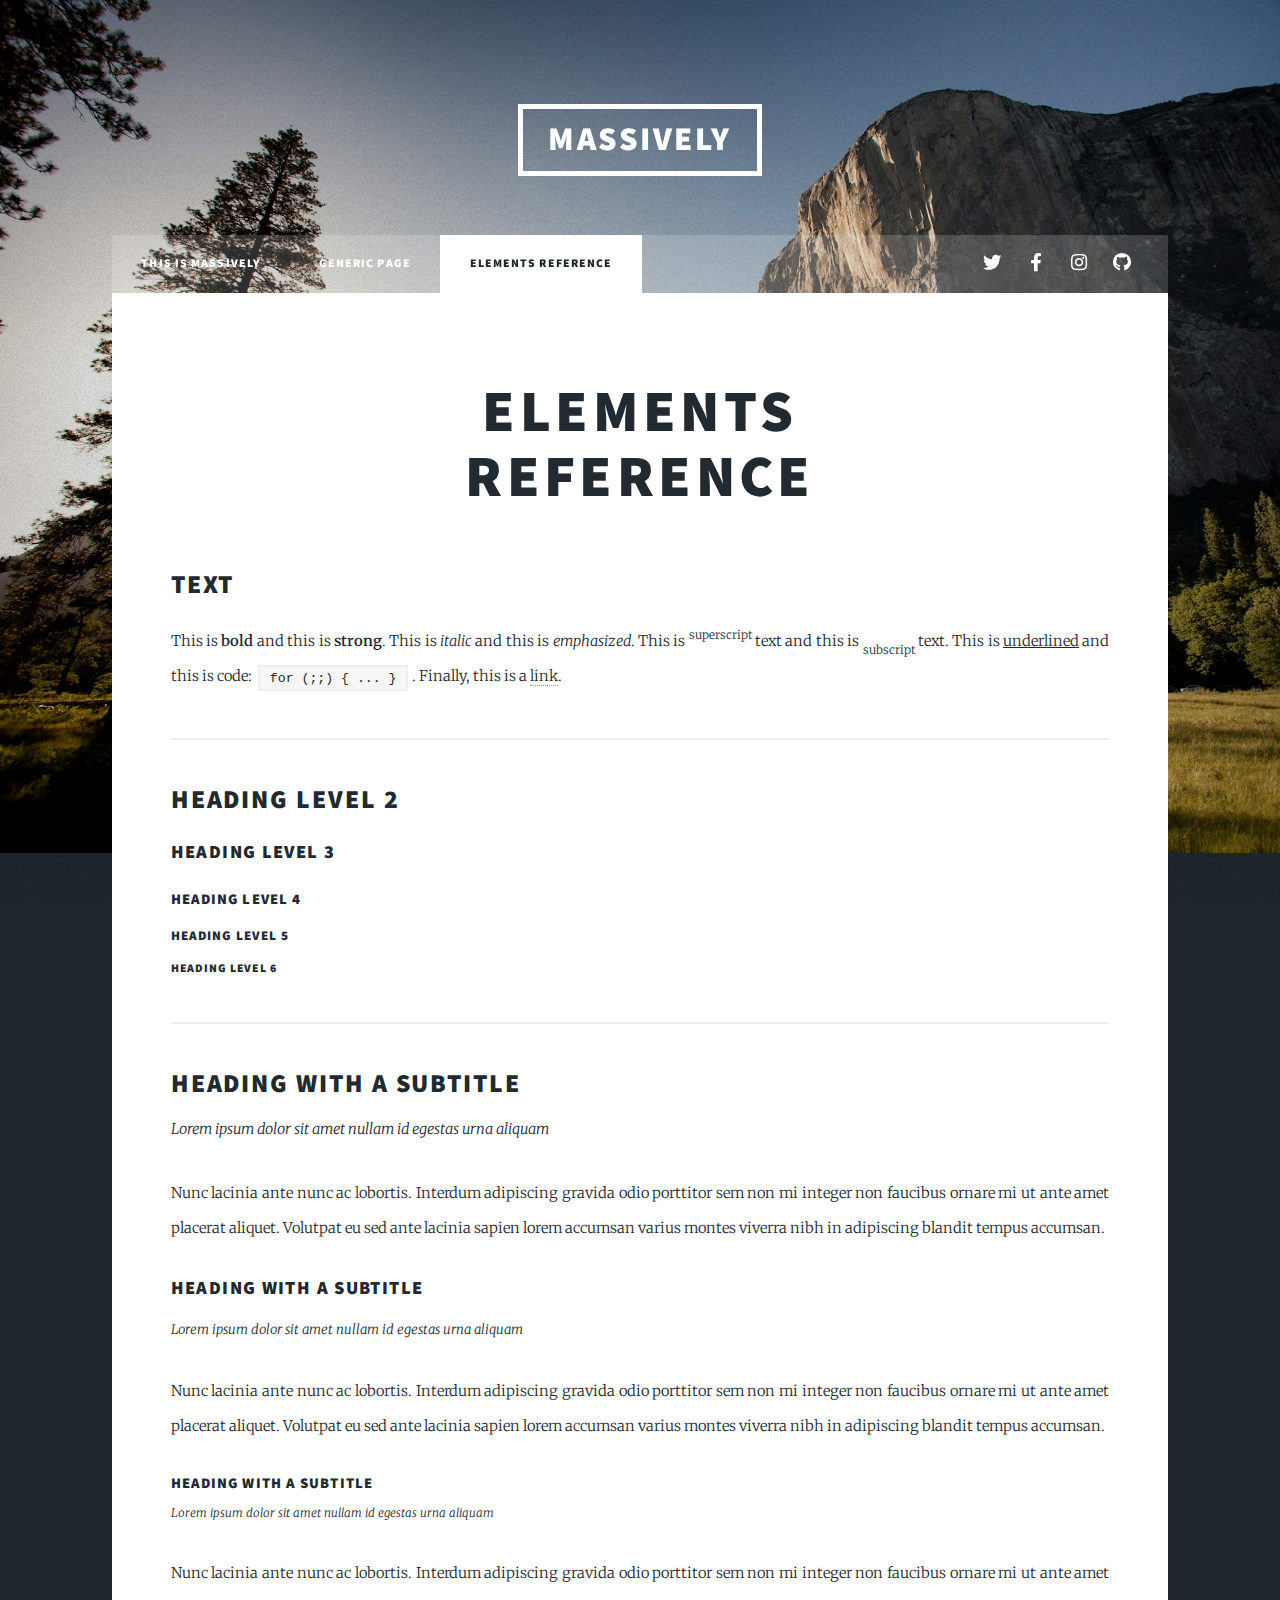
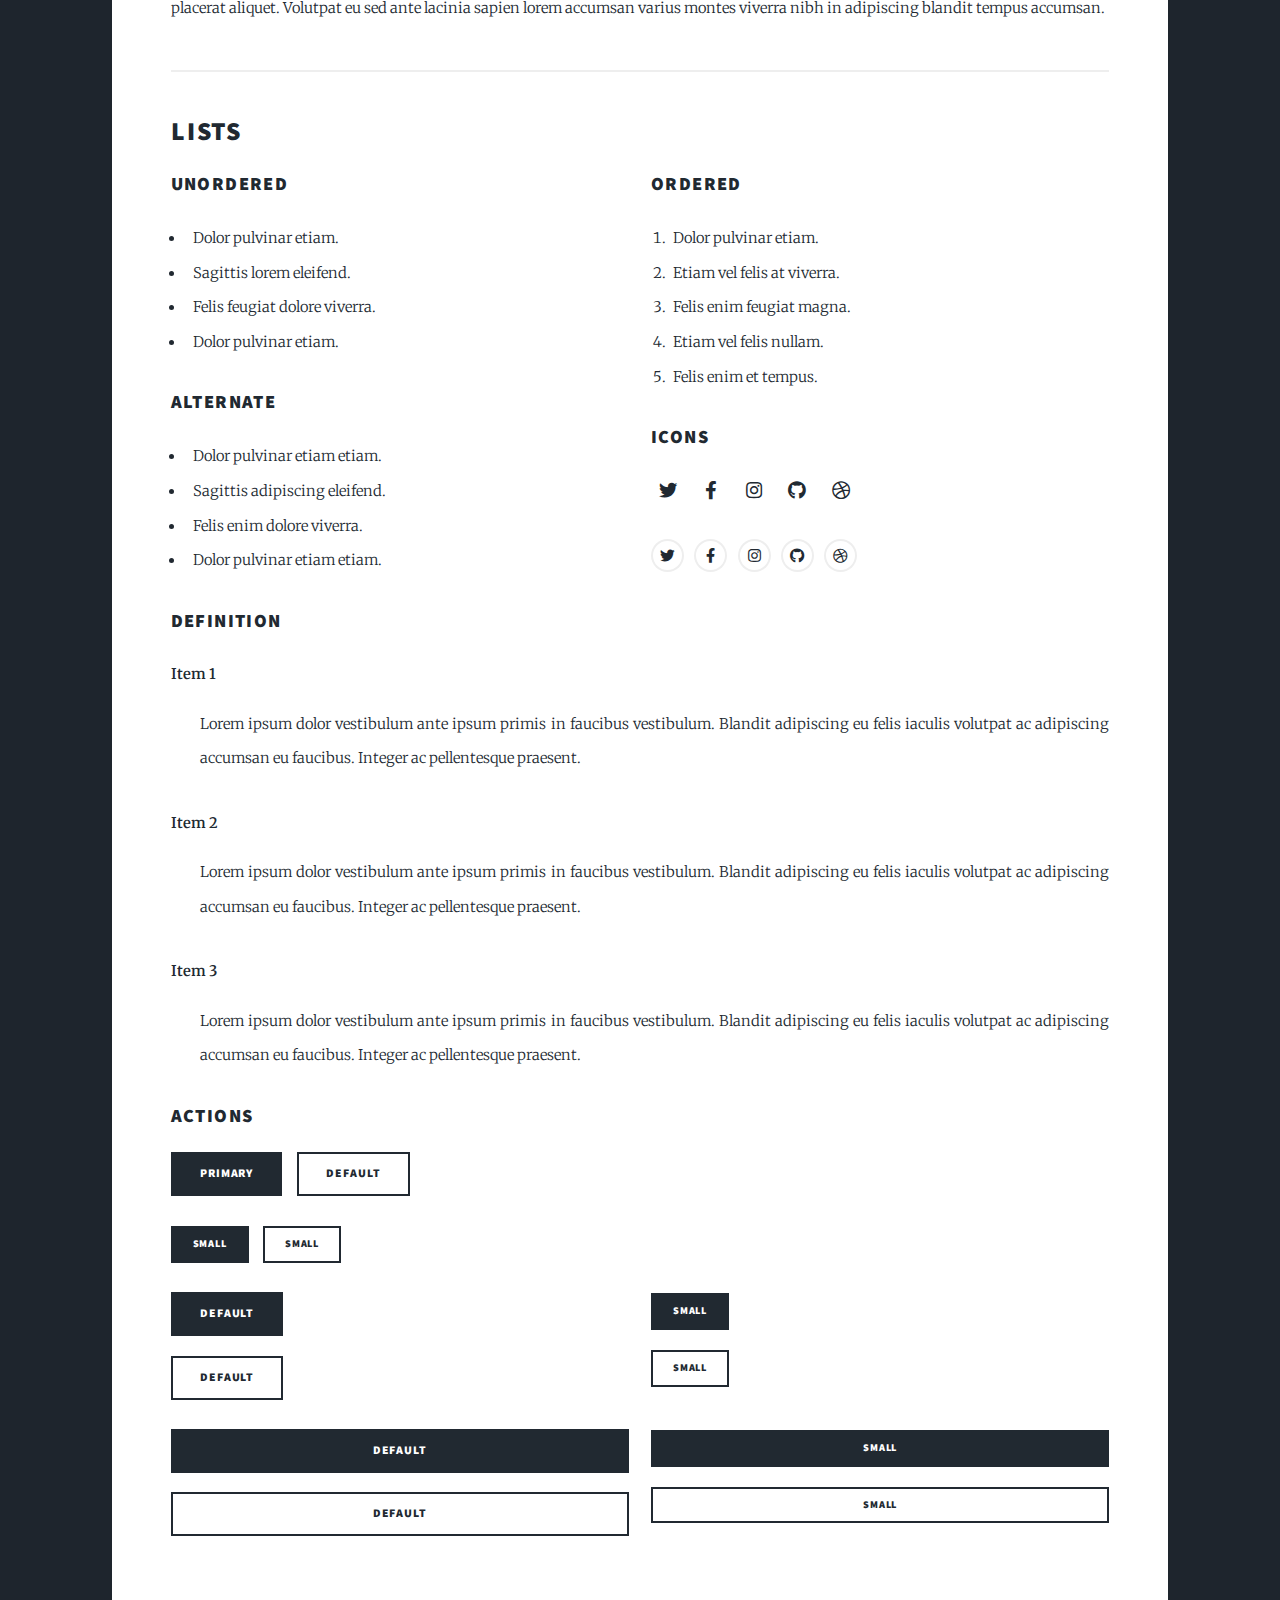
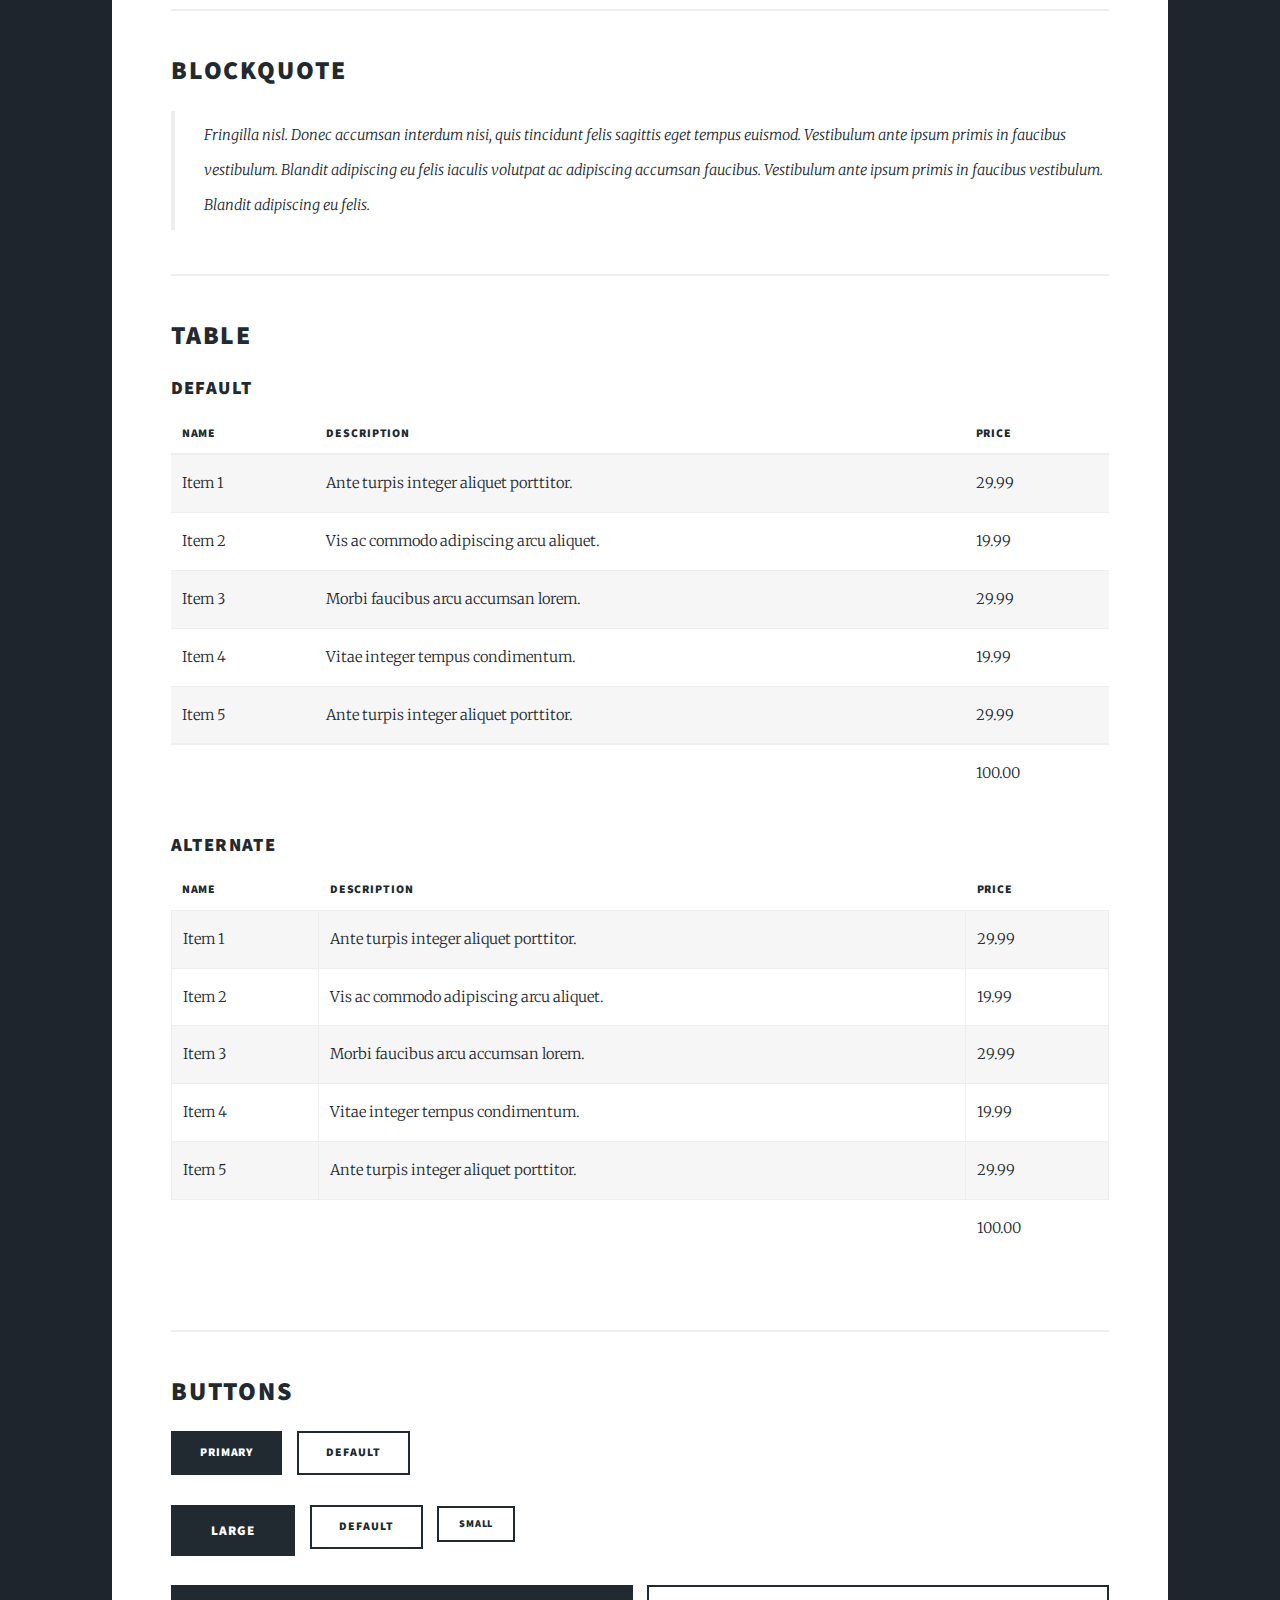
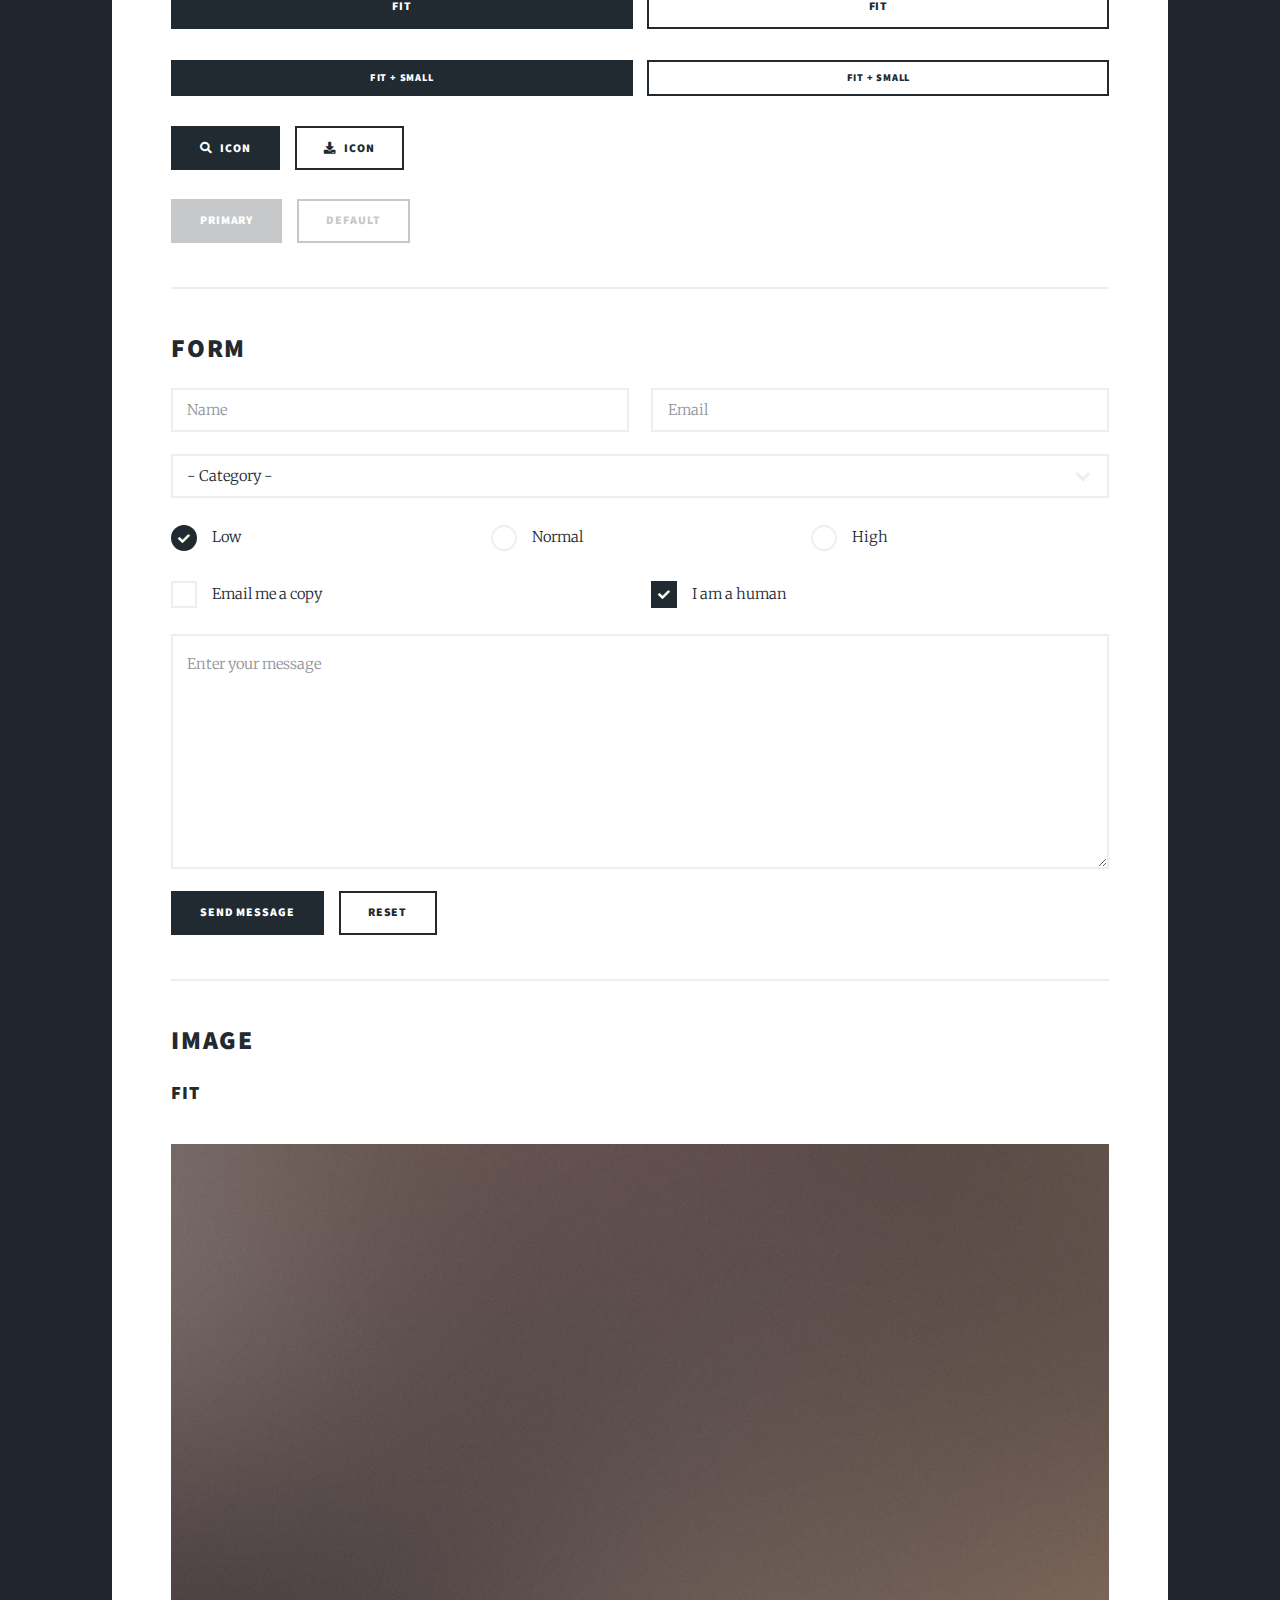
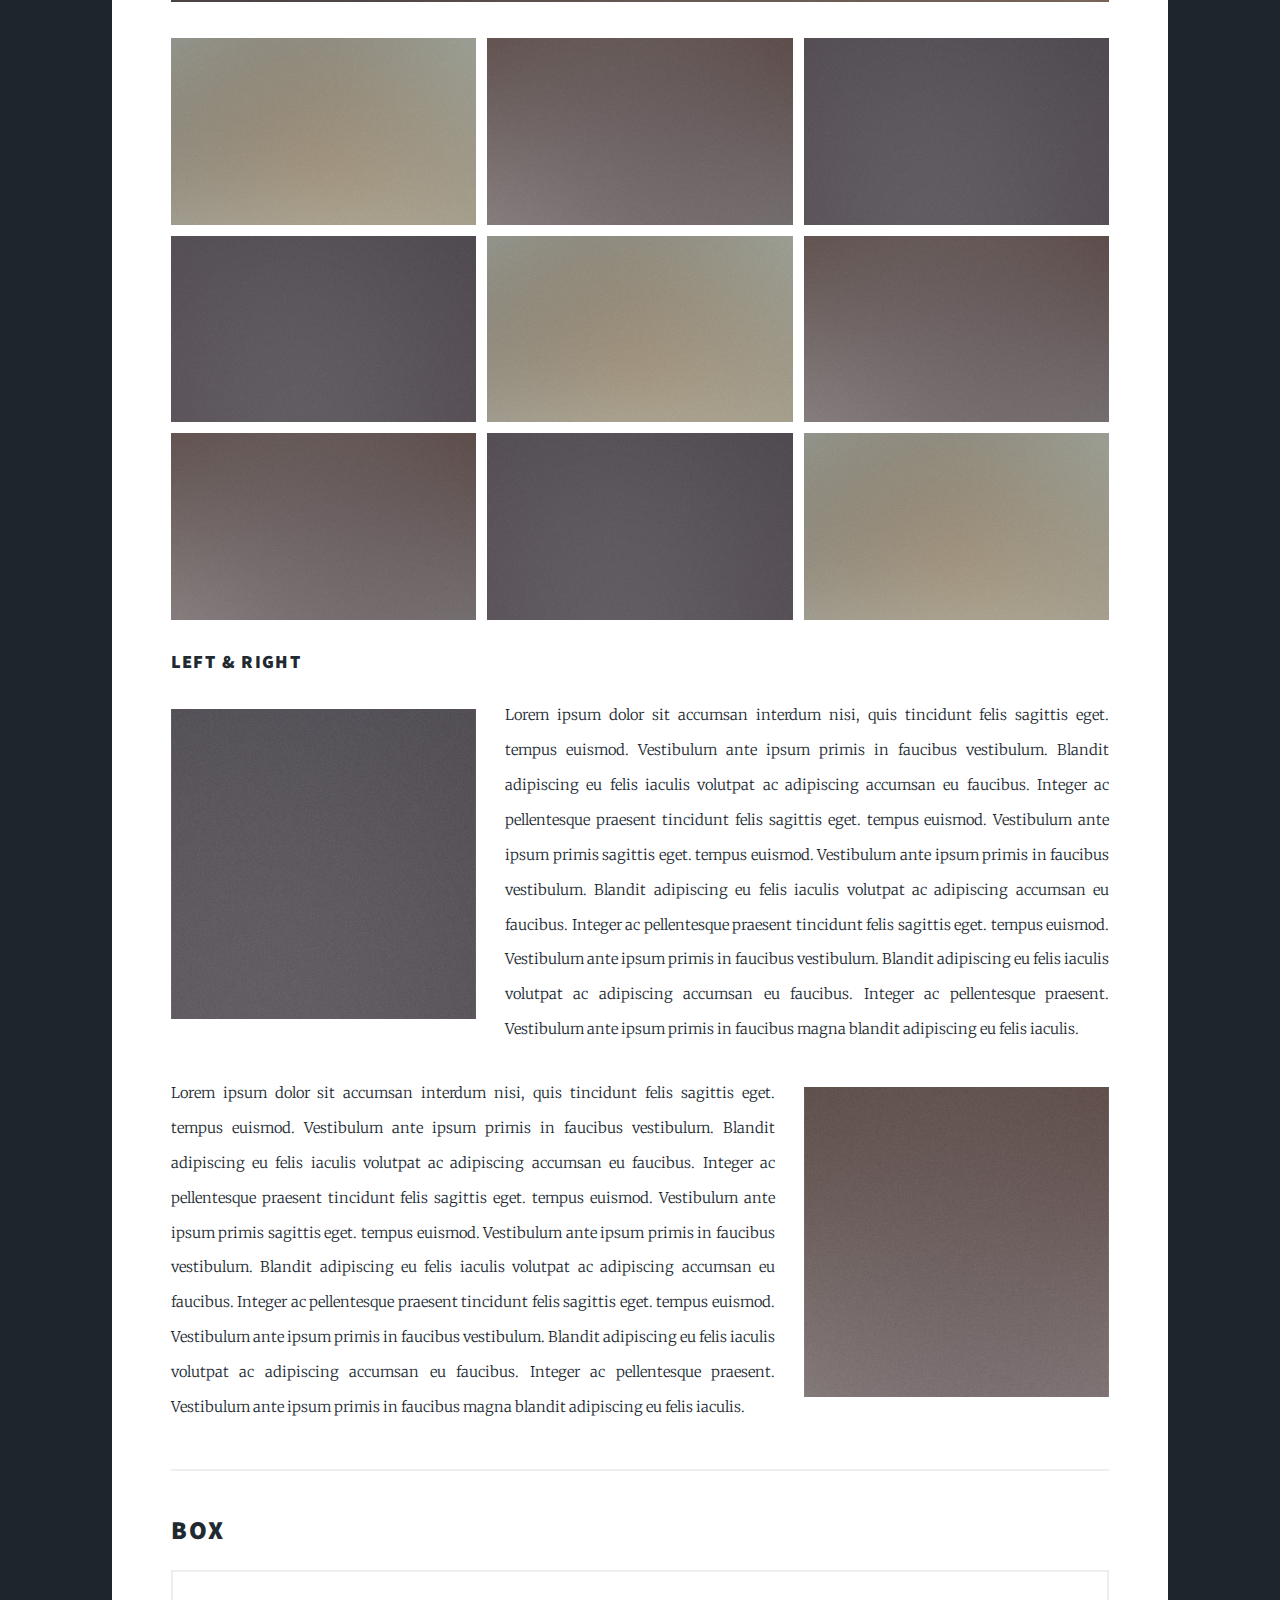
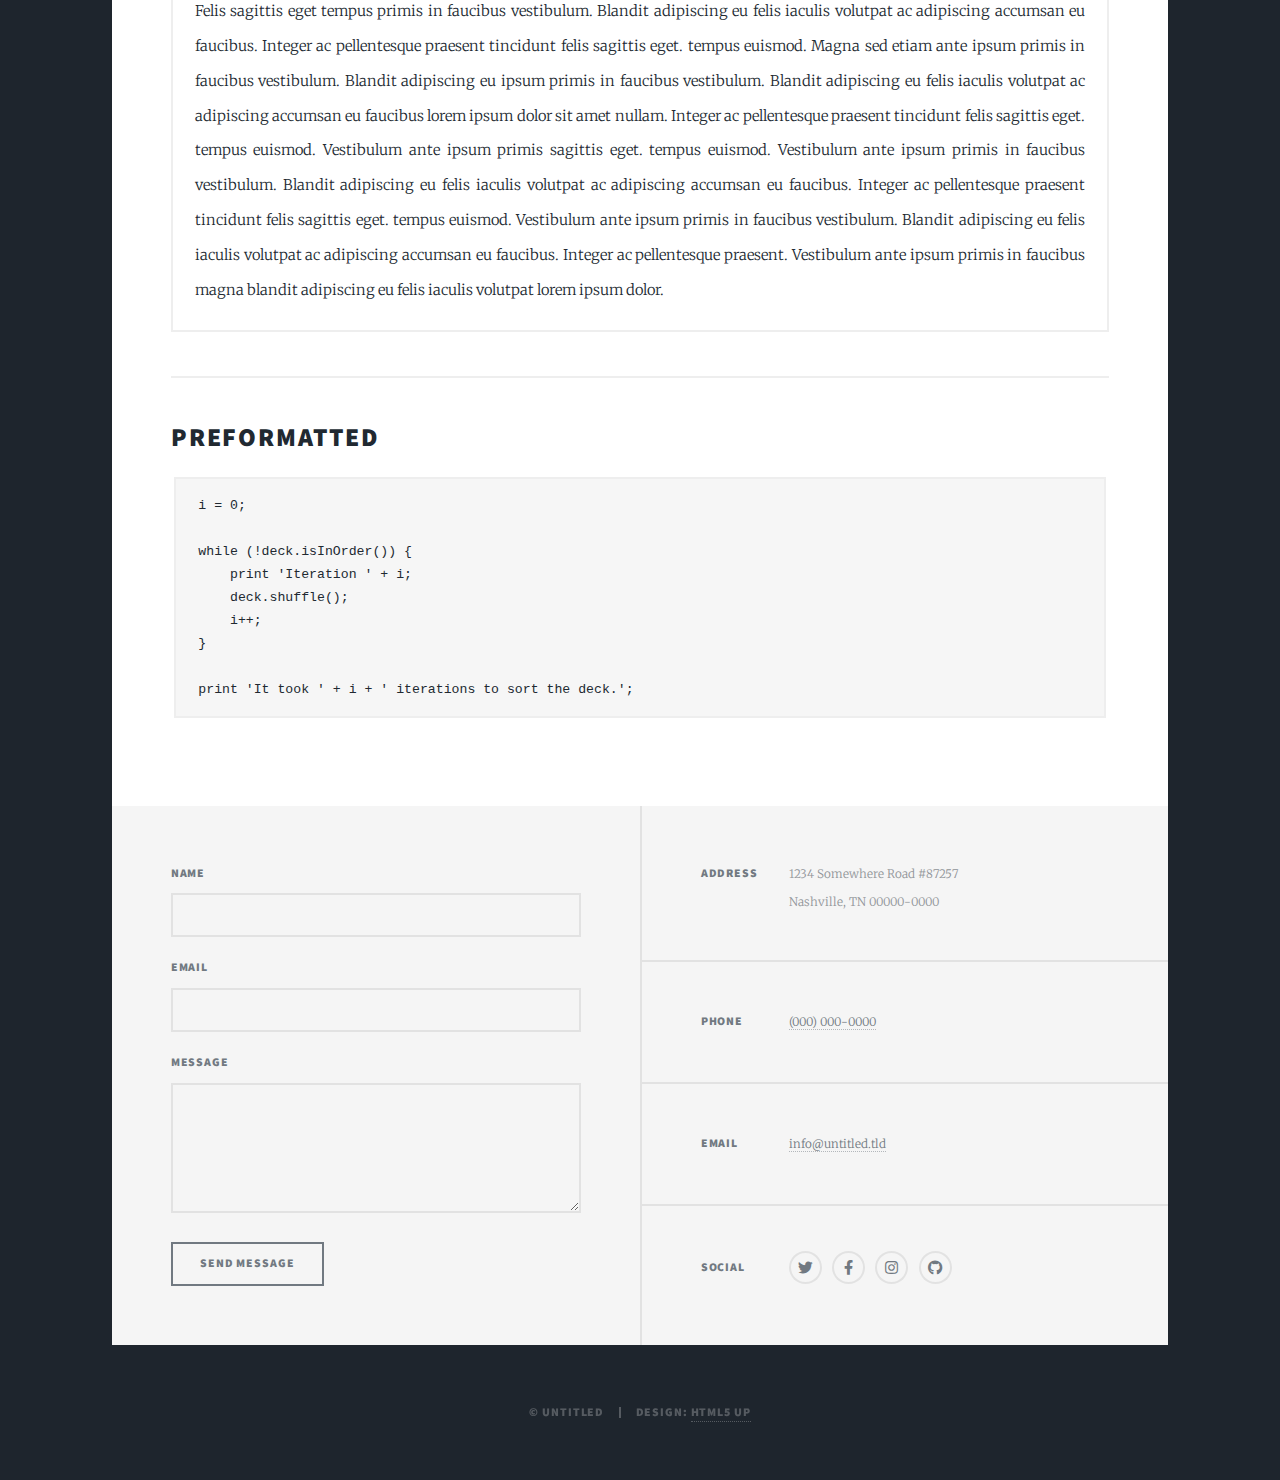
<file: elements.html>
<!DOCTYPE HTML>
<!--
	Massively by HTML5 UP
	html5up.net | @ajlkn
	Free for personal and commercial use under the CCA 3.0 license (html5up.net/license)
-->
<html>
	<head>
		<title>Elements Reference - Massively by HTML5 UP</title>
		<meta charset="utf-8" />
		<meta name="viewport" content="width=device-width, initial-scale=1, user-scalable=no" />
		<link rel="stylesheet" href="assets/css/main.css" />
		<noscript><link rel="stylesheet" href="assets/css/noscript.css" /></noscript>
	</head>
	<body class="is-preload">

		<!-- Wrapper -->
			<div id="wrapper">

				<!-- Header -->
					<header id="header">
						<a href="index.html" class="logo">Massively</a>
					</header>

				<!-- Nav -->
					<nav id="nav">
						<ul class="links">
							<li><a href="index.html">This is Massively</a></li>
							<li><a href="generic.html">Generic Page</a></li>
							<li class="active"><a href="elements.html">Elements Reference</a></li>
						</ul>
						<ul class="icons">
							<li><a href="#" class="icon brands fa-twitter"><span class="label">Twitter</span></a></li>
							<li><a href="#" class="icon brands fa-facebook-f"><span class="label">Facebook</span></a></li>
							<li><a href="#" class="icon brands fa-instagram"><span class="label">Instagram</span></a></li>
							<li><a href="#" class="icon brands fa-github"><span class="label">GitHub</span></a></li>
						</ul>
					</nav>

				<!-- Main -->
					<div id="main">

						<!-- Post -->
							<section class="post">
								<header class="major">
									<h1>Elements<br />
									Reference</h1>
								</header>

								<!-- Text stuff -->
									<h2>Text</h2>
									<p>This is <b>bold</b> and this is <strong>strong</strong>. This is <i>italic</i> and this is <em>emphasized</em>.
									This is <sup>superscript</sup> text and this is <sub>subscript</sub> text.
									This is <u>underlined</u> and this is code: <code>for (;;) { ... }</code>.
									Finally, this is a <a href="#">link</a>.</p>
									<hr />
									<h2>Heading Level 2</h2>
									<h3>Heading Level 3</h3>
									<h4>Heading Level 4</h4>
									<h5>Heading Level 5</h5>
									<h6>Heading Level 6</h6>
									<hr />
									<header>
										<h2>Heading with a Subtitle</h2>
										<p>Lorem ipsum dolor sit amet nullam id egestas urna aliquam</p>
									</header>
									<p>Nunc lacinia ante nunc ac lobortis. Interdum adipiscing gravida odio porttitor sem non mi integer non faucibus ornare mi ut ante amet placerat aliquet. Volutpat eu sed ante lacinia sapien lorem accumsan varius montes viverra nibh in adipiscing blandit tempus accumsan.</p>
									<header>
										<h3>Heading with a Subtitle</h3>
										<p>Lorem ipsum dolor sit amet nullam id egestas urna aliquam</p>
									</header>
									<p>Nunc lacinia ante nunc ac lobortis. Interdum adipiscing gravida odio porttitor sem non mi integer non faucibus ornare mi ut ante amet placerat aliquet. Volutpat eu sed ante lacinia sapien lorem accumsan varius montes viverra nibh in adipiscing blandit tempus accumsan.</p>
									<header>
										<h4>Heading with a Subtitle</h4>
										<p>Lorem ipsum dolor sit amet nullam id egestas urna aliquam</p>
									</header>
									<p>Nunc lacinia ante nunc ac lobortis. Interdum adipiscing gravida odio porttitor sem non mi integer non faucibus ornare mi ut ante amet placerat aliquet. Volutpat eu sed ante lacinia sapien lorem accumsan varius montes viverra nibh in adipiscing blandit tempus accumsan.</p>

									<hr />

								<!-- Lists -->
									<h2>Lists</h2>
									<div class="row">
										<div class="col-6 col-12-small">

											<h3>Unordered</h3>
											<ul>
												<li>Dolor pulvinar etiam.</li>
												<li>Sagittis lorem eleifend.</li>
												<li>Felis feugiat dolore viverra.</li>
												<li>Dolor pulvinar etiam.</li>
											</ul>

											<h3>Alternate</h3>
											<ul class="alt">
												<li>Dolor pulvinar etiam etiam.</li>
												<li>Sagittis adipiscing eleifend.</li>
												<li>Felis enim dolore viverra.</li>
												<li>Dolor pulvinar etiam etiam.</li>
											</ul>

										</div>
										<div class="col-6 col-12-small">

											<h3>Ordered</h3>
											<ol>
												<li>Dolor pulvinar etiam.</li>
												<li>Etiam vel felis at viverra.</li>
												<li>Felis enim feugiat magna.</li>
												<li>Etiam vel felis nullam.</li>
												<li>Felis enim et tempus.</li>
											</ol>

											<h3>Icons</h3>
											<ul class="icons">
												<li><a href="#" class="icon brands fa-twitter"><span class="label">Twitter</span></a></li>
												<li><a href="#" class="icon brands fa-facebook-f"><span class="label">Facebook</span></a></li>
												<li><a href="#" class="icon brands fa-instagram"><span class="label">Instagram</span></a></li>
												<li><a href="#" class="icon brands fa-github"><span class="label">Github</span></a></li>
												<li><a href="#" class="icon brands fa-dribbble"><span class="label">Dribbble</span></a></li>
											</ul>
											<ul class="icons alt">
												<li><a href="#" class="icon brands alt fa-twitter"><span class="label">Twitter</span></a></li>
												<li><a href="#" class="icon brands alt fa-facebook-f"><span class="label">Facebook</span></a></li>
												<li><a href="#" class="icon brands alt fa-instagram"><span class="label">Instagram</span></a></li>
												<li><a href="#" class="icon brands alt fa-github"><span class="label">Github</span></a></li>
												<li><a href="#" class="icon brands alt fa-dribbble"><span class="label">Dribbble</span></a></li>
											</ul>

										</div>
									</div>
									<h3>Definition</h3>
									<dl>
										<dt>Item 1</dt>
										<dd>
											<p>Lorem ipsum dolor vestibulum ante ipsum primis in faucibus vestibulum. Blandit adipiscing eu felis iaculis volutpat ac adipiscing accumsan eu faucibus. Integer ac pellentesque praesent.</p>
										</dd>
										<dt>Item 2</dt>
										<dd>
											<p>Lorem ipsum dolor vestibulum ante ipsum primis in faucibus vestibulum. Blandit adipiscing eu felis iaculis volutpat ac adipiscing accumsan eu faucibus. Integer ac pellentesque praesent.</p>
										</dd>
										<dt>Item 3</dt>
										<dd>
											<p>Lorem ipsum dolor vestibulum ante ipsum primis in faucibus vestibulum. Blandit adipiscing eu felis iaculis volutpat ac adipiscing accumsan eu faucibus. Integer ac pellentesque praesent.</p>
										</dd>
									</dl>

									<h3>Actions</h3>
									<ul class="actions">
										<li><a href="#" class="button primary">Primary</a></li>
										<li><a href="#" class="button">Default</a></li>
									</ul>
									<ul class="actions small">
										<li><a href="#" class="button primary small">Small</a></li>
										<li><a href="#" class="button small">Small</a></li>
									</ul>
									<div class="row">
										<div class="col-6 col-12-small">
											<ul class="actions stacked">
												<li><a href="#" class="button primary">Default</a></li>
												<li><a href="#" class="button">Default</a></li>
											</ul>
										</div>
										<div class="col-6 col-12-small">
											<ul class="actions stacked">
												<li><a href="#" class="button primary small">Small</a></li>
												<li><a href="#" class="button small">Small</a></li>
											</ul>
										</div>
									</div>
									<div class="row">
										<div class="col-6 col-12-small">
											<ul class="actions stacked">
												<li><a href="#" class="button primary fit">Default</a></li>
												<li><a href="#" class="button fit">Default</a></li>
											</ul>
										</div>
										<div class="col-6 col-12-small">
											<ul class="actions stacked">
												<li><a href="#" class="button primary small fit">Small</a></li>
												<li><a href="#" class="button small fit">Small</a></li>
											</ul>
										</div>
									</div>

									<hr />

								<!-- Blockquote -->
									<h2>Blockquote</h2>
									<blockquote>Fringilla nisl. Donec accumsan interdum nisi, quis tincidunt felis sagittis eget tempus euismod. Vestibulum ante ipsum primis in faucibus vestibulum. Blandit adipiscing eu felis iaculis volutpat ac adipiscing accumsan faucibus. Vestibulum ante ipsum primis in faucibus vestibulum. Blandit adipiscing eu felis.</blockquote>

									<hr />

								<!-- Table -->
									<h2>Table</h2>

									<h3>Default</h3>
									<div class="table-wrapper">
										<table>
											<thead>
												<tr>
													<th>Name</th>
													<th>Description</th>
													<th>Price</th>
												</tr>
											</thead>
											<tbody>
												<tr>
													<td>Item 1</td>
													<td>Ante turpis integer aliquet porttitor.</td>
													<td>29.99</td>
												</tr>
												<tr>
													<td>Item 2</td>
													<td>Vis ac commodo adipiscing arcu aliquet.</td>
													<td>19.99</td>
												</tr>
												<tr>
													<td>Item 3</td>
													<td> Morbi faucibus arcu accumsan lorem.</td>
													<td>29.99</td>
												</tr>
												<tr>
													<td>Item 4</td>
													<td>Vitae integer tempus condimentum.</td>
													<td>19.99</td>
												</tr>
												<tr>
													<td>Item 5</td>
													<td>Ante turpis integer aliquet porttitor.</td>
													<td>29.99</td>
												</tr>
											</tbody>
											<tfoot>
												<tr>
													<td colspan="2"></td>
													<td>100.00</td>
												</tr>
											</tfoot>
										</table>
									</div>

									<h3>Alternate</h3>
									<div class="table-wrapper">
										<table class="alt">
											<thead>
												<tr>
													<th>Name</th>
													<th>Description</th>
													<th>Price</th>
												</tr>
											</thead>
											<tbody>
												<tr>
													<td>Item 1</td>
													<td>Ante turpis integer aliquet porttitor.</td>
													<td>29.99</td>
												</tr>
												<tr>
													<td>Item 2</td>
													<td>Vis ac commodo adipiscing arcu aliquet.</td>
													<td>19.99</td>
												</tr>
												<tr>
													<td>Item 3</td>
													<td> Morbi faucibus arcu accumsan lorem.</td>
													<td>29.99</td>
												</tr>
												<tr>
													<td>Item 4</td>
													<td>Vitae integer tempus condimentum.</td>
													<td>19.99</td>
												</tr>
												<tr>
													<td>Item 5</td>
													<td>Ante turpis integer aliquet porttitor.</td>
													<td>29.99</td>
												</tr>
											</tbody>
											<tfoot>
												<tr>
													<td colspan="2"></td>
													<td>100.00</td>
												</tr>
											</tfoot>
										</table>
									</div>

									<hr />

								<!-- Buttons -->
									<h2>Buttons</h2>
									<ul class="actions">
										<li><a href="#" class="button primary">Primary</a></li>
										<li><a href="#" class="button">Default</a></li>
									</ul>
									<ul class="actions">
										<li><a href="#" class="button primary large">Large</a></li>
										<li><a href="#" class="button">Default</a></li>
										<li><a href="#" class="button small">Small</a></li>
									</ul>
									<ul class="actions fit">
										<li><a href="#" class="button primary fit">Fit</a></li>
										<li><a href="#" class="button fit">Fit</a></li>
									</ul>
									<ul class="actions fit small">
										<li><a href="#" class="button primary fit small">Fit + Small</a></li>
										<li><a href="#" class="button fit small">Fit + Small</a></li>
									</ul>
									<ul class="actions">
										<li><a href="#" class="button primary icon solid fa-search">Icon</a></li>
										<li><a href="#" class="button icon solid fa-download">Icon</a></li>
									</ul>
									<ul class="actions">
										<li><span class="button primary disabled">Primary</span></li>
										<li><span class="button disabled">Default</span></li>
									</ul>

									<hr />

								<!-- Form -->
									<h2>Form</h2>

									<form method="post" action="#">
										<div class="row gtr-uniform">
											<div class="col-6 col-12-xsmall">
												<input type="text" name="demo-name" id="demo-name" value="" placeholder="Name" />
											</div>
											<div class="col-6 col-12-xsmall">
												<input type="email" name="demo-email" id="demo-email" value="" placeholder="Email" />
											</div>
											<!-- Break -->
											<div class="col-12">
												<select name="demo-category" id="demo-category">
													<option value="">- Category -</option>
													<option value="1">Manufacturing</option>
													<option value="1">Shipping</option>
													<option value="1">Administration</option>
													<option value="1">Human Resources</option>
												</select>
											</div>
											<!-- Break -->
											<div class="col-4 col-12-small">
												<input type="radio" id="demo-priority-low" name="demo-priority" checked>
												<label for="demo-priority-low">Low</label>
											</div>
											<div class="col-4 col-12-small">
												<input type="radio" id="demo-priority-normal" name="demo-priority">
												<label for="demo-priority-normal">Normal</label>
											</div>
											<div class="col-4 col-12-small">
												<input type="radio" id="demo-priority-high" name="demo-priority">
												<label for="demo-priority-high">High</label>
											</div>
											<!-- Break -->
											<div class="col-6 col-12-small">
												<input type="checkbox" id="demo-copy" name="demo-copy">
												<label for="demo-copy">Email me a copy</label>
											</div>
											<div class="col-6 col-12-small">
												<input type="checkbox" id="demo-human" name="demo-human" checked>
												<label for="demo-human">I am a human</label>
											</div>
											<!-- Break -->
											<div class="col-12">
												<textarea name="demo-message" id="demo-message" placeholder="Enter your message" rows="6"></textarea>
											</div>
											<!-- Break -->
											<div class="col-12">
												<ul class="actions">
													<li><input type="submit" value="Send Message" class="primary" /></li>
													<li><input type="reset" value="Reset" /></li>
												</ul>
											</div>
										</div>
									</form>

									<hr />

								<!-- Image -->
									<h2>Image</h2>

									<h3>Fit</h3>
									<span class="image fit"><img src="images/pic01.jpg" alt="" /></span>
									<div class="box alt">
										<div class="row gtr-50 gtr-uniform">
											<div class="col-4"><span class="image fit"><img src="images/pic02.jpg" alt="" /></span></div>
											<div class="col-4"><span class="image fit"><img src="images/pic03.jpg" alt="" /></span></div>
											<div class="col-4"><span class="image fit"><img src="images/pic04.jpg" alt="" /></span></div>
											<!-- Break -->
											<div class="col-4"><span class="image fit"><img src="images/pic04.jpg" alt="" /></span></div>
											<div class="col-4"><span class="image fit"><img src="images/pic02.jpg" alt="" /></span></div>
											<div class="col-4"><span class="image fit"><img src="images/pic03.jpg" alt="" /></span></div>
											<!-- Break -->
											<div class="col-4"><span class="image fit"><img src="images/pic03.jpg" alt="" /></span></div>
											<div class="col-4"><span class="image fit"><img src="images/pic04.jpg" alt="" /></span></div>
											<div class="col-4"><span class="image fit"><img src="images/pic02.jpg" alt="" /></span></div>
										</div>
									</div>

									<h3>Left &amp; Right</h3>
									<p><span class="image left"><img src="images/pic08.jpg" alt="" /></span>Lorem ipsum dolor sit accumsan interdum nisi, quis tincidunt felis sagittis eget. tempus euismod. Vestibulum ante ipsum primis in faucibus vestibulum. Blandit adipiscing eu felis iaculis volutpat ac adipiscing accumsan eu faucibus. Integer ac pellentesque praesent tincidunt felis sagittis eget. tempus euismod. Vestibulum ante ipsum primis sagittis eget. tempus euismod. Vestibulum ante ipsum primis in faucibus vestibulum. Blandit adipiscing eu felis iaculis volutpat ac adipiscing accumsan eu faucibus. Integer ac pellentesque praesent tincidunt felis sagittis eget. tempus euismod. Vestibulum ante ipsum primis in faucibus vestibulum. Blandit adipiscing eu felis iaculis volutpat ac adipiscing accumsan eu faucibus. Integer ac pellentesque praesent. Vestibulum ante ipsum primis in faucibus magna blandit adipiscing eu felis iaculis.</p>
									<p><span class="image right"><img src="images/pic09.jpg" alt="" /></span>Lorem ipsum dolor sit accumsan interdum nisi, quis tincidunt felis sagittis eget. tempus euismod. Vestibulum ante ipsum primis in faucibus vestibulum. Blandit adipiscing eu felis iaculis volutpat ac adipiscing accumsan eu faucibus. Integer ac pellentesque praesent tincidunt felis sagittis eget. tempus euismod. Vestibulum ante ipsum primis sagittis eget. tempus euismod. Vestibulum ante ipsum primis in faucibus vestibulum. Blandit adipiscing eu felis iaculis volutpat ac adipiscing accumsan eu faucibus. Integer ac pellentesque praesent tincidunt felis sagittis eget. tempus euismod. Vestibulum ante ipsum primis in faucibus vestibulum. Blandit adipiscing eu felis iaculis volutpat ac adipiscing accumsan eu faucibus. Integer ac pellentesque praesent. Vestibulum ante ipsum primis in faucibus magna blandit adipiscing eu felis iaculis.</p>

									<hr />

								<!-- Box -->
									<h2>Box</h2>
									<div class="box">
										<p>Felis sagittis eget tempus primis in faucibus vestibulum. Blandit adipiscing eu felis iaculis volutpat ac adipiscing accumsan eu faucibus. Integer ac pellentesque praesent tincidunt felis sagittis eget. tempus euismod. Magna sed etiam ante ipsum primis in faucibus vestibulum. Blandit adipiscing eu ipsum primis in faucibus vestibulum. Blandit adipiscing eu felis iaculis volutpat ac adipiscing accumsan eu faucibus lorem ipsum dolor sit amet nullam. Integer ac pellentesque praesent tincidunt felis sagittis eget. tempus euismod. Vestibulum ante ipsum primis sagittis eget. tempus euismod. Vestibulum ante ipsum primis in faucibus vestibulum. Blandit adipiscing eu felis iaculis volutpat ac adipiscing accumsan eu faucibus. Integer ac pellentesque praesent tincidunt felis sagittis eget. tempus euismod. Vestibulum ante ipsum primis in faucibus vestibulum. Blandit adipiscing eu felis iaculis volutpat ac adipiscing accumsan eu faucibus. Integer ac pellentesque praesent. Vestibulum ante ipsum primis in faucibus magna blandit adipiscing eu felis iaculis volutpat lorem ipsum dolor.</p>
									</div>

									<hr />

								<!-- Preformatted Code -->
									<h2>Preformatted</h2>
									<pre><code>i = 0;

while (!deck.isInOrder()) {
    print 'Iteration ' + i;
    deck.shuffle();
    i++;
}

print 'It took ' + i + ' iterations to sort the deck.';
</code></pre>

							</section>

					</div>

				<!-- Footer -->
					<footer id="footer">
						<section>
							<form method="post" action="#">
								<div class="fields">
									<div class="field">
										<label for="name">Name</label>
										<input type="text" name="name" id="name" />
									</div>
									<div class="field">
										<label for="email">Email</label>
										<input type="text" name="email" id="email" />
									</div>
									<div class="field">
										<label for="message">Message</label>
										<textarea name="message" id="message" rows="3"></textarea>
									</div>
								</div>
								<ul class="actions">
									<li><input type="submit" value="Send Message" /></li>
								</ul>
							</form>
						</section>
						<section class="split contact">
							<section class="alt">
								<h3>Address</h3>
								<p>1234 Somewhere Road #87257<br />
								Nashville, TN 00000-0000</p>
							</section>
							<section>
								<h3>Phone</h3>
								<p><a href="#">(000) 000-0000</a></p>
							</section>
							<section>
								<h3>Email</h3>
								<p><a href="#">info@untitled.tld</a></p>
							</section>
							<section>
								<h3>Social</h3>
								<ul class="icons alt">
									<li><a href="#" class="icon brands alt fa-twitter"><span class="label">Twitter</span></a></li>
									<li><a href="#" class="icon brands alt fa-facebook-f"><span class="label">Facebook</span></a></li>
									<li><a href="#" class="icon brands alt fa-instagram"><span class="label">Instagram</span></a></li>
									<li><a href="#" class="icon brands alt fa-github"><span class="label">GitHub</span></a></li>
								</ul>
							</section>
						</section>
					</footer>

				<!-- Copyright -->
					<div id="copyright">
						<ul><li>&copy; Untitled</li><li>Design: <a href="https://html5up.net">HTML5 UP</a></li></ul>
					</div>

			</div>

		<!-- Scripts -->
			<script src="assets/js/jquery.min.js"></script>
			<script src="assets/js/jquery.scrollex.min.js"></script>
			<script src="assets/js/jquery.scrolly.min.js"></script>
			<script src="assets/js/browser.min.js"></script>
			<script src="assets/js/breakpoints.min.js"></script>
			<script src="assets/js/util.js"></script>
			<script src="assets/js/main.js"></script>

	</body>
</html>
</file>
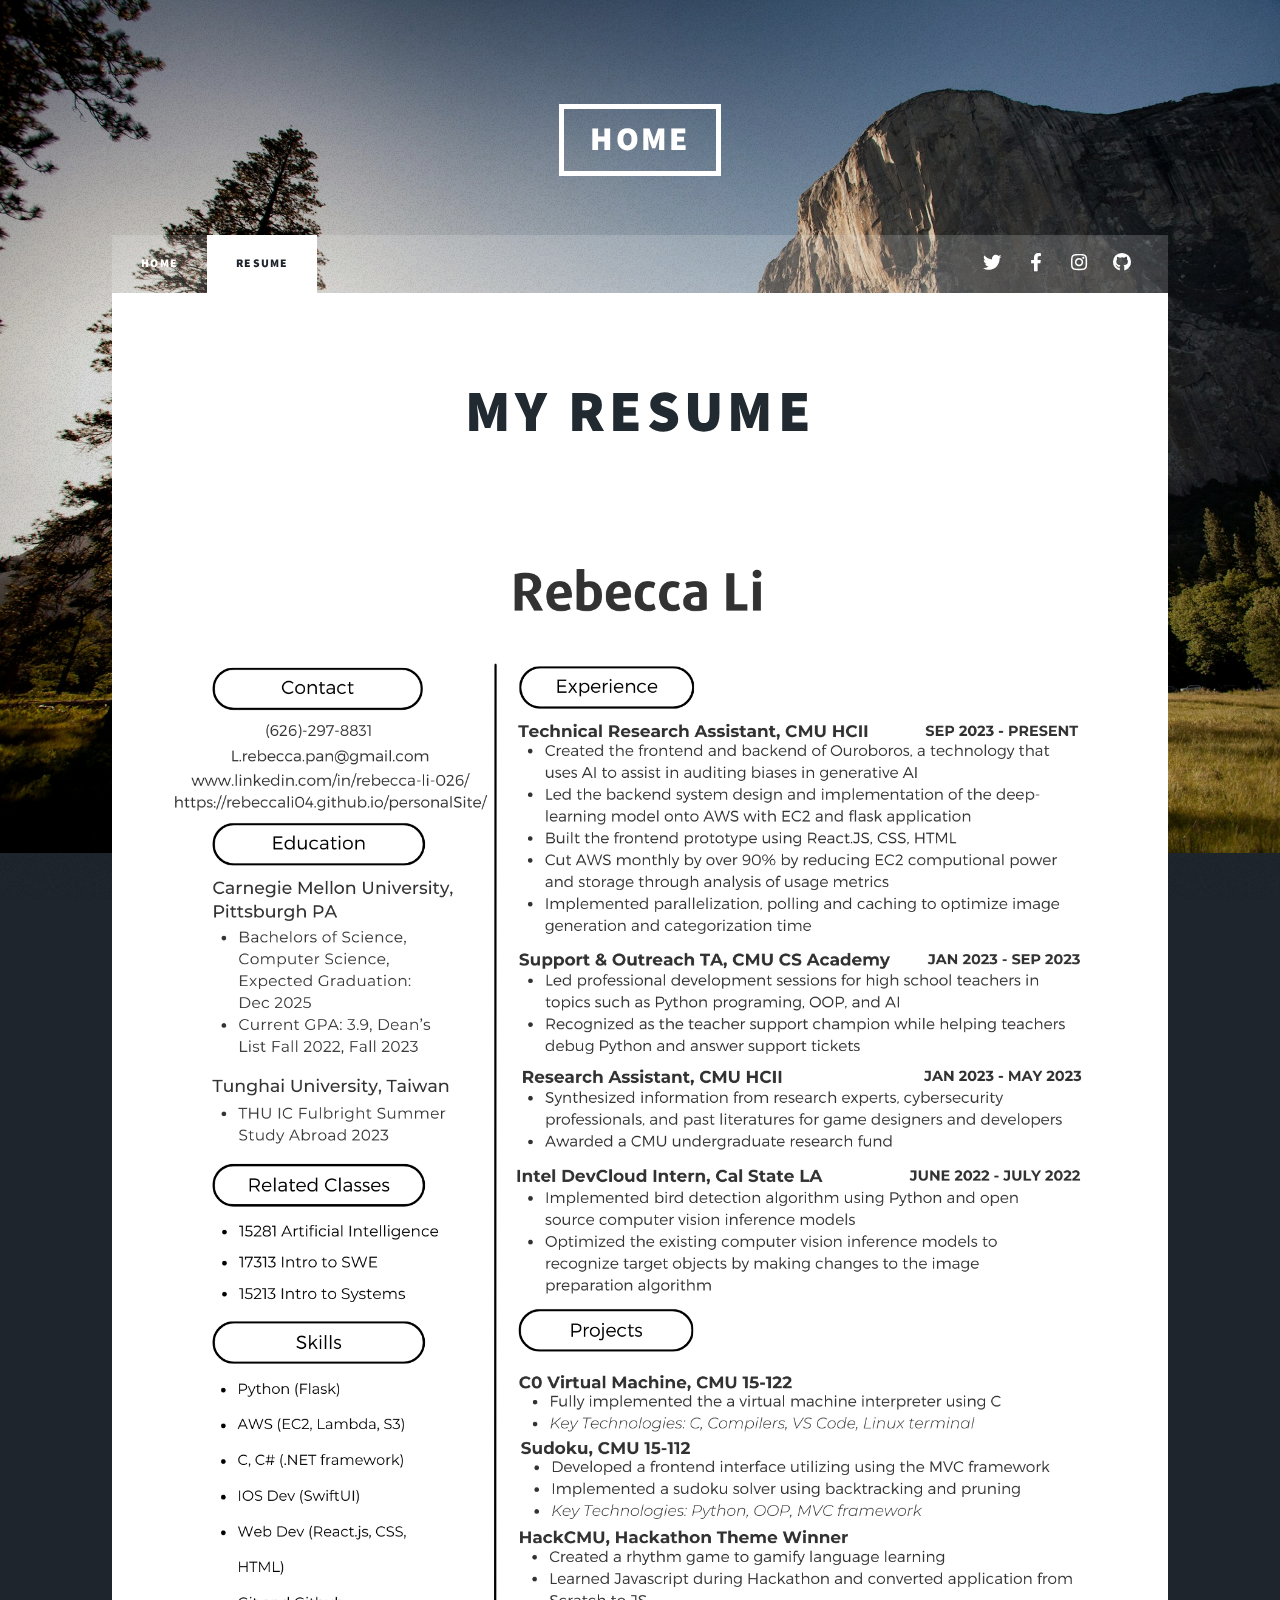
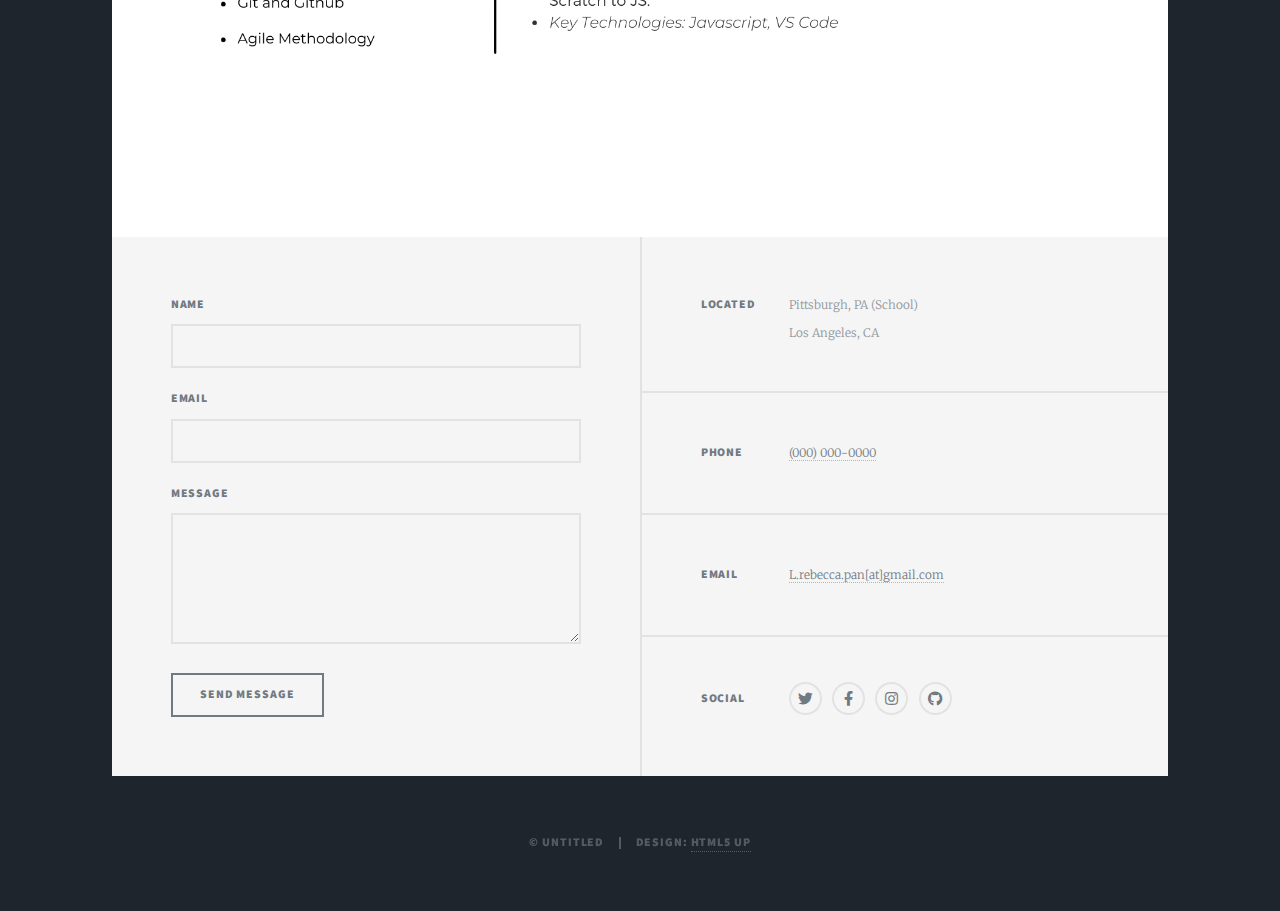
<file: generic.html>
<!DOCTYPE HTML>
<!--
	Massively by HTML5 UP
	html5up.net | @ajlkn
	Free for personal and commercial use under the CCA 3.0 license (html5up.net/license)
-->
<html>
	<head>
		<title>Generic Page - Massively by HTML5 UP</title>
		<meta charset="utf-8" />
		<meta name="viewport" content="width=device-width, initial-scale=1, user-scalable=no" />
		<link rel="stylesheet" href="assets/css/main.css" />
		<noscript><link rel="stylesheet" href="assets/css/noscript.css" /></noscript>
	</head>
	<body class="is-preload">

		<!-- Wrapper -->
			<div id="wrapper">

				<!-- Header -->
					<header id="header">
						<a href="index.html" class="logo">Home</a>
					</header>

				<!-- Nav -->
					<nav id="nav">
						<ul class="links">
							<li><a href="index.html">Home</a></li>
							<li class="active"><a href="generic.html">Resume</a></li>
						</ul>
						<ul class="icons">
							<li><a href="#" class="icon brands fa-twitter"><span class="label">Twitter</span></a></li>
							<li><a href="#" class="icon brands fa-facebook-f"><span class="label">Facebook</span></a></li>
							<li><a href="#" class="icon brands fa-instagram"><span class="label">Instagram</span></a></li>
							<li><a href="#" class="icon brands fa-github"><span class="label">GitHub</span></a></li>
						</ul>
					</nav>

				<!-- Main -->
					<div id="main">

						<!-- Post -->
							<section class="post">
								<header class="major">
									<h1>My resume</h1>
								</header>
								<div class="image main"><img src="images/RebeccaLiResume02-07-24.png" alt="" /></div>
							</section>

					</div>

				<!-- Footer -->
					<footer id="footer">
						<section>
							<form method="post" action="#">
								<div class="fields">
									<div class="field">
										<label for="name">Name</label>
										<input type="text" name="name" id="name" />
									</div>
									<div class="field">
										<label for="email">Email</label>
										<input type="text" name="email" id="email" />
									</div>
									<div class="field">
										<label for="message">Message</label>
										<textarea name="message" id="message" rows="3"></textarea>
									</div>
								</div>
								<ul class="actions">
									<li><input type="submit" value="Send Message" /></li>
								</ul>
							</form>
						</section>
						<section class="split contact">
							<section class="alt">
								<h3>Located</h3>
								<p>Pittsburgh, PA (School)<br />
								Los Angeles, CA</p>
							</section>
							<section>
								<h3>Phone</h3>
								<p><a href="#">(000) 000-0000</a></p>
							</section>
							<section>
								<h3>Email</h3>
								<p><a href="#">L.rebecca.pan[at]gmail.com</a></p>
							</section>
							<section>
								<h3>Social</h3>
								<ul class="icons alt">
									<li><a href="#" class="icon brands alt fa-twitter"><span class="label">Twitter</span></a></li>
									<li><a href="#" class="icon brands alt fa-facebook-f"><span class="label">Facebook</span></a></li>
									<li><a href="#" class="icon brands alt fa-instagram"><span class="label">Instagram</span></a></li>
									<li><a href="#" class="icon brands alt fa-github"><span class="label">GitHub</span></a></li>
								</ul>
							</section>
						</section>
					</footer>

				<!-- Copyright -->
					<div id="copyright">
						<ul><li>&copy; Untitled</li><li>Design: <a href="https://html5up.net">HTML5 UP</a></li></ul>
					</div>

			</div>

		<!-- Scripts -->
			<script src="assets/js/jquery.min.js"></script>
			<script src="assets/js/jquery.scrollex.min.js"></script>
			<script src="assets/js/jquery.scrolly.min.js"></script>
			<script src="assets/js/browser.min.js"></script>
			<script src="assets/js/breakpoints.min.js"></script>
			<script src="assets/js/util.js"></script>
			<script src="assets/js/main.js"></script>

	</body>
</html>
</file>
<file: assets/css/main.css>
@import url(fontawesome-all.min.css);
@import url("https://fonts.googleapis.com/css?family=Merriweather:300,700,300italic,700italic|Source+Sans+Pro:900");

/*
	Massively by HTML5 UP
	html5up.net | @ajlkn
	Free for personal and commercial use under the CCA 3.0 license (html5up.net/license)
*/

html, body, div, span, applet, object,
iframe, h1, h2, h3, h4, h5, h6, p, blockquote,
pre, a, abbr, acronym, address, big, cite,
code, del, dfn, em, img, ins, kbd, q, s, samp,
small, strike, strong, sub, sup, tt, var, b,
u, i, center, dl, dt, dd, ol, ul, li, fieldset,
form, label, legend, table, caption, tbody,
tfoot, thead, tr, th, td, article, aside,
canvas, details, embed, figure, figcaption,
footer, header, hgroup, menu, nav, output, ruby,
section, summary, time, mark, audio, video {
	margin: 0;
	padding: 0;
	border: 0;
	font-size: 100%;
	font: inherit;
	vertical-align: baseline;}

article, aside, details, figcaption, figure,
footer, header, hgroup, menu, nav, section {
	display: block;}

body {
	line-height: 1;
}

ol, ul {
	list-style: none;
}

blockquote, q {
	quotes: none;
}

	blockquote:before, blockquote:after, q:before, q:after {
		content: '';
		content: none;
	}

table {
	border-collapse: collapse;
	border-spacing: 0;
}

body {
	-webkit-text-size-adjust: none;
}

mark {
	background-color: transparent;
	color: inherit;
}

input::-moz-focus-inner {
	border: 0;
	padding: 0;
}

input, select, textarea {
	-moz-appearance: none;
	-webkit-appearance: none;
	-ms-appearance: none;
	appearance: none;
}

/* Basic */

	@-ms-viewport {
		width: device-width;
	}

	body {
		-ms-overflow-style: scrollbar;
	}

	@media screen and (max-width: 480px) {

		html, body {
			min-width: 320px;
		}

	}

	html {
		box-sizing: border-box;
	}

	*, *:before, *:after {
		box-sizing: inherit;
	}

	body {
		background-color: #1e252d;
	}

		body.is-preload *, body.is-preload *:before, body.is-preload *:after {
			-moz-animation: none !important;
			-webkit-animation: none !important;
			-ms-animation: none !important;
			animation: none !important;
			-moz-transition: none !important;
			-webkit-transition: none !important;
			-ms-transition: none !important;
			transition: none !important;
		}

/* Type */

	html {
		font-size: 16pt;
	}

		@media screen and (max-width: 1680px) {

			html {
				font-size: 12pt;
			}

		}

		@media screen and (max-width: 1280px) {

			html {
				font-size: 11pt;
			}

		}

		@media screen and (max-width: 360px) {

			html {
				font-size: 10pt;
			}

		}

	body {
		color: #212931;
	}

	body, input, select, textarea {
		font-family: "Merriweather", Georgia, serif;
		font-weight: 300;
		font-size: 1rem;
		line-height: 2.375;
	}

	a {
		-moz-transition: color 0.2s ease-in-out, background-color 0.2s ease-in-out, border-color 0.2s ease-in-out, box-shadow 0.2s ease-in-out;
		-webkit-transition: color 0.2s ease-in-out, background-color 0.2s ease-in-out, border-color 0.2s ease-in-out, box-shadow 0.2s ease-in-out;
		-ms-transition: color 0.2s ease-in-out, background-color 0.2s ease-in-out, border-color 0.2s ease-in-out, box-shadow 0.2s ease-in-out;
		transition: color 0.2s ease-in-out, background-color 0.2s ease-in-out, border-color 0.2s ease-in-out, box-shadow 0.2s ease-in-out;
		border-bottom: dotted 1px;
		text-decoration: none;
	}

		a:hover {
			border-bottom-color: transparent;
		}

	strong, b {
		font-weight: 600;
	}

	em, i {
		font-style: italic;
	}

	p {
		text-align: justify;
		margin: 0 0 2rem 0;
	}

	h1, h2, h3, h4, h5, h6 {
		font-family: "Source Sans Pro", Helvetica, sans-serif;
		font-weight: 900;
		line-height: 1.5;
		letter-spacing: 0.075em;
		text-transform: uppercase;
		margin: 0 0 1rem 0;
	}

		h1 a, h2 a, h3 a, h4 a, h5 a, h6 a {
			border-bottom: 0;
			color: inherit;
			text-decoration: none;
		}

	h1 {
		font-size: 4rem;
		line-height: 1.1;
		margin: 0 0 2rem 0;
	}

	h2 {
		font-size: 1.75rem;
		line-height: 1.3;
		margin: 0 0 1.5rem 0;
	}

	h3 {
		font-size: 1.25rem;
		margin: 0 0 1.5rem 0;
	}

	h4 {
		font-size: 1rem;
	}

	h5 {
		font-size: 0.9rem;
	}

	h6 {
		font-size: 0.8rem;
	}

	sub {
		font-size: 0.8rem;
		position: relative;
		top: 0.5rem;
	}

	sup {
		font-size: 0.8rem;
		position: relative;
		top: -0.5rem;
	}

	blockquote {
		border-left: solid 4px;
		font-style: italic;
		margin: 0 0 2rem 0;
		padding: 0.5rem 0 0.5rem 2rem;
	}

	code {
		border: solid 2px;
		font-family: "Courier New", monospace;
		font-size: 0.9rem;
		margin: 0 0.25rem;
		padding: 0.25rem 0.65rem;
	}

	pre {
		-webkit-overflow-scrolling: touch;
		font-family: "Courier New", monospace;
		font-size: 0.9rem;
		margin: 0 0 2rem 0;
	}

		pre code {
			display: block;
			line-height: 1.75;
			padding: 1rem 1.5rem;
			overflow-x: auto;
		}

	hr {
		border: 0;
		border-bottom: solid 2px;
		margin: 3rem 0;
	}

		hr.major {
			margin: 5rem 0;
		}

	.align-left {
		text-align: left;
	}

	.align-center {
		text-align: center;
	}

	.align-right {
		text-align: right;
	}

	input, select, textarea {
		color: #212931;
	}

	a {
		color: #212931;
		border-bottom-color: rgba(33, 41, 49, 0.5);
	}

		a:hover {
			border-bottom-color: transparent;
			color: #18bfef !important;
		}

	strong, b {
		color: #212931;
	}

	h1, h2, h3, h4, h5, h6 {
		color: #212931;
	}

	blockquote {
		border-left-color: #eeeeee;
	}

	code {
		background: rgba(220, 220, 220, 0.25);
		border-color: #eeeeee;
	}

	hr {
		border-bottom-color: #eeeeee;
	}

/* Row */

	.row {
		display: flex;
		flex-wrap: wrap;
		box-sizing: border-box;
		align-items: stretch;
	}

		.row > * {
			box-sizing: border-box;
		}

		.row.gtr-uniform > * > :last-child {
			margin-bottom: 0;
		}

		.row.aln-left {
			justify-content: flex-start;
		}

		.row.aln-center {
			justify-content: center;
		}

		.row.aln-right {
			justify-content: flex-end;
		}

		.row.aln-top {
			align-items: flex-start;
		}

		.row.aln-middle {
			align-items: center;
		}

		.row.aln-bottom {
			align-items: flex-end;
		}

		.row > .imp {
			order: -1;
		}

		.row > .col-1 {
			width: 8.33333%;
		}

		.row > .off-1 {
			margin-left: 8.33333%;
		}

		.row > .col-2 {
			width: 16.66667%;
		}

		.row > .off-2 {
			margin-left: 16.66667%;
		}

		.row > .col-3 {
			width: 25%;
		}

		.row > .off-3 {
			margin-left: 25%;
		}

		.row > .col-4 {
			width: 33.33333%;
		}

		.row > .off-4 {
			margin-left: 33.33333%;
		}

		.row > .col-5 {
			width: 41.66667%;
		}

		.row > .off-5 {
			margin-left: 41.66667%;
		}

		.row > .col-6 {
			width: 50%;
		}

		.row > .off-6 {
			margin-left: 50%;
		}

		.row > .col-7 {
			width: 58.33333%;
		}

		.row > .off-7 {
			margin-left: 58.33333%;
		}

		.row > .col-8 {
			width: 66.66667%;
		}

		.row > .off-8 {
			margin-left: 66.66667%;
		}

		.row > .col-9 {
			width: 75%;
		}

		.row > .off-9 {
			margin-left: 75%;
		}

		.row > .col-10 {
			width: 83.33333%;
		}

		.row > .off-10 {
			margin-left: 83.33333%;
		}

		.row > .col-11 {
			width: 91.66667%;
		}

		.row > .off-11 {
			margin-left: 91.66667%;
		}

		.row > .col-12 {
			width: 100%;
		}

		.row > .off-12 {
			margin-left: 100%;
		}

		.row.gtr-0 {
			margin-top: 0;
			margin-left: 0rem;
		}

			.row.gtr-0 > * {
				padding: 0 0 0 0rem;
			}

			.row.gtr-0.gtr-uniform {
				margin-top: 0rem;
			}

				.row.gtr-0.gtr-uniform > * {
					padding-top: 0rem;
				}

		.row.gtr-25 {
			margin-top: 0;
			margin-left: -0.375rem;
		}

			.row.gtr-25 > * {
				padding: 0 0 0 0.375rem;
			}

			.row.gtr-25.gtr-uniform {
				margin-top: -0.375rem;
			}

				.row.gtr-25.gtr-uniform > * {
					padding-top: 0.375rem;
				}

		.row.gtr-50 {
			margin-top: 0;
			margin-left: -0.75rem;
		}

			.row.gtr-50 > * {
				padding: 0 0 0 0.75rem;
			}

			.row.gtr-50.gtr-uniform {
				margin-top: -0.75rem;
			}

				.row.gtr-50.gtr-uniform > * {
					padding-top: 0.75rem;
				}

		.row {
			margin-top: 0;
			margin-left: -1.5rem;
		}

			.row > * {
				padding: 0 0 0 1.5rem;
			}

			.row.gtr-uniform {
				margin-top: -1.5rem;
			}

				.row.gtr-uniform > * {
					padding-top: 1.5rem;
				}

		.row.gtr-150 {
			margin-top: 0;
			margin-left: -2.25rem;
		}

			.row.gtr-150 > * {
				padding: 0 0 0 2.25rem;
			}

			.row.gtr-150.gtr-uniform {
				margin-top: -2.25rem;
			}

				.row.gtr-150.gtr-uniform > * {
					padding-top: 2.25rem;
				}

		.row.gtr-200 {
			margin-top: 0;
			margin-left: -3rem;
		}

			.row.gtr-200 > * {
				padding: 0 0 0 3rem;
			}

			.row.gtr-200.gtr-uniform {
				margin-top: -3rem;
			}

				.row.gtr-200.gtr-uniform > * {
					padding-top: 3rem;
				}

		@media screen and (max-width: 1680px) {

			.row {
				display: flex;
				flex-wrap: wrap;
				box-sizing: border-box;
				align-items: stretch;
			}

				.row > * {
					box-sizing: border-box;
				}

				.row.gtr-uniform > * > :last-child {
					margin-bottom: 0;
				}

				.row.aln-left {
					justify-content: flex-start;
				}

				.row.aln-center {
					justify-content: center;
				}

				.row.aln-right {
					justify-content: flex-end;
				}

				.row.aln-top {
					align-items: flex-start;
				}

				.row.aln-middle {
					align-items: center;
				}

				.row.aln-bottom {
					align-items: flex-end;
				}

				.row > .imp-xlarge {
					order: -1;
				}

				.row > .col-1-xlarge {
					width: 8.33333%;
				}

				.row > .off-1-xlarge {
					margin-left: 8.33333%;
				}

				.row > .col-2-xlarge {
					width: 16.66667%;
				}

				.row > .off-2-xlarge {
					margin-left: 16.66667%;
				}

				.row > .col-3-xlarge {
					width: 25%;
				}

				.row > .off-3-xlarge {
					margin-left: 25%;
				}

				.row > .col-4-xlarge {
					width: 33.33333%;
				}

				.row > .off-4-xlarge {
					margin-left: 33.33333%;
				}

				.row > .col-5-xlarge {
					width: 41.66667%;
				}

				.row > .off-5-xlarge {
					margin-left: 41.66667%;
				}

				.row > .col-6-xlarge {
					width: 50%;
				}

				.row > .off-6-xlarge {
					margin-left: 50%;
				}

				.row > .col-7-xlarge {
					width: 58.33333%;
				}

				.row > .off-7-xlarge {
					margin-left: 58.33333%;
				}

				.row > .col-8-xlarge {
					width: 66.66667%;
				}

				.row > .off-8-xlarge {
					margin-left: 66.66667%;
				}

				.row > .col-9-xlarge {
					width: 75%;
				}

				.row > .off-9-xlarge {
					margin-left: 75%;
				}

				.row > .col-10-xlarge {
					width: 83.33333%;
				}

				.row > .off-10-xlarge {
					margin-left: 83.33333%;
				}

				.row > .col-11-xlarge {
					width: 91.66667%;
				}

				.row > .off-11-xlarge {
					margin-left: 91.66667%;
				}

				.row > .col-12-xlarge {
					width: 100%;
				}

				.row > .off-12-xlarge {
					margin-left: 100%;
				}

				.row.gtr-0 {
					margin-top: 0;
					margin-left: 0rem;
				}

					.row.gtr-0 > * {
						padding: 0 0 0 0rem;
					}

					.row.gtr-0.gtr-uniform {
						margin-top: 0rem;
					}

						.row.gtr-0.gtr-uniform > * {
							padding-top: 0rem;
						}

				.row.gtr-25 {
					margin-top: 0;
					margin-left: -0.375rem;
				}

					.row.gtr-25 > * {
						padding: 0 0 0 0.375rem;
					}

					.row.gtr-25.gtr-uniform {
						margin-top: -0.375rem;
					}

						.row.gtr-25.gtr-uniform > * {
							padding-top: 0.375rem;
						}

				.row.gtr-50 {
					margin-top: 0;
					margin-left: -0.75rem;
				}

					.row.gtr-50 > * {
						padding: 0 0 0 0.75rem;
					}

					.row.gtr-50.gtr-uniform {
						margin-top: -0.75rem;
					}

						.row.gtr-50.gtr-uniform > * {
							padding-top: 0.75rem;
						}

				.row {
					margin-top: 0;
					margin-left: -1.5rem;
				}

					.row > * {
						padding: 0 0 0 1.5rem;
					}

					.row.gtr-uniform {
						margin-top: -1.5rem;
					}

						.row.gtr-uniform > * {
							padding-top: 1.5rem;
						}

				.row.gtr-150 {
					margin-top: 0;
					margin-left: -2.25rem;
				}

					.row.gtr-150 > * {
						padding: 0 0 0 2.25rem;
					}

					.row.gtr-150.gtr-uniform {
						margin-top: -2.25rem;
					}

						.row.gtr-150.gtr-uniform > * {
							padding-top: 2.25rem;
						}

				.row.gtr-200 {
					margin-top: 0;
					margin-left: -3rem;
				}

					.row.gtr-200 > * {
						padding: 0 0 0 3rem;
					}

					.row.gtr-200.gtr-uniform {
						margin-top: -3rem;
					}

						.row.gtr-200.gtr-uniform > * {
							padding-top: 3rem;
						}

		}

		@media screen and (max-width: 1280px) {

			.row {
				display: flex;
				flex-wrap: wrap;
				box-sizing: border-box;
				align-items: stretch;
			}

				.row > * {
					box-sizing: border-box;
				}

				.row.gtr-uniform > * > :last-child {
					margin-bottom: 0;
				}

				.row.aln-left {
					justify-content: flex-start;
				}

				.row.aln-center {
					justify-content: center;
				}

				.row.aln-right {
					justify-content: flex-end;
				}

				.row.aln-top {
					align-items: flex-start;
				}

				.row.aln-middle {
					align-items: center;
				}

				.row.aln-bottom {
					align-items: flex-end;
				}

				.row > .imp-large {
					order: -1;
				}

				.row > .col-1-large {
					width: 8.33333%;
				}

				.row > .off-1-large {
					margin-left: 8.33333%;
				}

				.row > .col-2-large {
					width: 16.66667%;
				}

				.row > .off-2-large {
					margin-left: 16.66667%;
				}

				.row > .col-3-large {
					width: 25%;
				}

				.row > .off-3-large {
					margin-left: 25%;
				}

				.row > .col-4-large {
					width: 33.33333%;
				}

				.row > .off-4-large {
					margin-left: 33.33333%;
				}

				.row > .col-5-large {
					width: 41.66667%;
				}

				.row > .off-5-large {
					margin-left: 41.66667%;
				}

				.row > .col-6-large {
					width: 50%;
				}

				.row > .off-6-large {
					margin-left: 50%;
				}

				.row > .col-7-large {
					width: 58.33333%;
				}

				.row > .off-7-large {
					margin-left: 58.33333%;
				}

				.row > .col-8-large {
					width: 66.66667%;
				}

				.row > .off-8-large {
					margin-left: 66.66667%;
				}

				.row > .col-9-large {
					width: 75%;
				}

				.row > .off-9-large {
					margin-left: 75%;
				}

				.row > .col-10-large {
					width: 83.33333%;
				}

				.row > .off-10-large {
					margin-left: 83.33333%;
				}

				.row > .col-11-large {
					width: 91.66667%;
				}

				.row > .off-11-large {
					margin-left: 91.66667%;
				}

				.row > .col-12-large {
					width: 100%;
				}

				.row > .off-12-large {
					margin-left: 100%;
				}

				.row.gtr-0 {
					margin-top: 0;
					margin-left: 0rem;
				}

					.row.gtr-0 > * {
						padding: 0 0 0 0rem;
					}

					.row.gtr-0.gtr-uniform {
						margin-top: 0rem;
					}

						.row.gtr-0.gtr-uniform > * {
							padding-top: 0rem;
						}

				.row.gtr-25 {
					margin-top: 0;
					margin-left: -0.375rem;
				}

					.row.gtr-25 > * {
						padding: 0 0 0 0.375rem;
					}

					.row.gtr-25.gtr-uniform {
						margin-top: -0.375rem;
					}

						.row.gtr-25.gtr-uniform > * {
							padding-top: 0.375rem;
						}

				.row.gtr-50 {
					margin-top: 0;
					margin-left: -0.75rem;
				}

					.row.gtr-50 > * {
						padding: 0 0 0 0.75rem;
					}

					.row.gtr-50.gtr-uniform {
						margin-top: -0.75rem;
					}

						.row.gtr-50.gtr-uniform > * {
							padding-top: 0.75rem;
						}

				.row {
					margin-top: 0;
					margin-left: -1.5rem;
				}

					.row > * {
						padding: 0 0 0 1.5rem;
					}

					.row.gtr-uniform {
						margin-top: -1.5rem;
					}

						.row.gtr-uniform > * {
							padding-top: 1.5rem;
						}

				.row.gtr-150 {
					margin-top: 0;
					margin-left: -2.25rem;
				}

					.row.gtr-150 > * {
						padding: 0 0 0 2.25rem;
					}

					.row.gtr-150.gtr-uniform {
						margin-top: -2.25rem;
					}

						.row.gtr-150.gtr-uniform > * {
							padding-top: 2.25rem;
						}

				.row.gtr-200 {
					margin-top: 0;
					margin-left: -3rem;
				}

					.row.gtr-200 > * {
						padding: 0 0 0 3rem;
					}

					.row.gtr-200.gtr-uniform {
						margin-top: -3rem;
					}

						.row.gtr-200.gtr-uniform > * {
							padding-top: 3rem;
						}

		}

		@media screen and (max-width: 980px) {

			.row {
				display: flex;
				flex-wrap: wrap;
				box-sizing: border-box;
				align-items: stretch;
			}

				.row > * {
					box-sizing: border-box;
				}

				.row.gtr-uniform > * > :last-child {
					margin-bottom: 0;
				}

				.row.aln-left {
					justify-content: flex-start;
				}

				.row.aln-center {
					justify-content: center;
				}

				.row.aln-right {
					justify-content: flex-end;
				}

				.row.aln-top {
					align-items: flex-start;
				}

				.row.aln-middle {
					align-items: center;
				}

				.row.aln-bottom {
					align-items: flex-end;
				}

				.row > .imp-medium {
					order: -1;
				}

				.row > .col-1-medium {
					width: 8.33333%;
				}

				.row > .off-1-medium {
					margin-left: 8.33333%;
				}

				.row > .col-2-medium {
					width: 16.66667%;
				}

				.row > .off-2-medium {
					margin-left: 16.66667%;
				}

				.row > .col-3-medium {
					width: 25%;
				}

				.row > .off-3-medium {
					margin-left: 25%;
				}

				.row > .col-4-medium {
					width: 33.33333%;
				}

				.row > .off-4-medium {
					margin-left: 33.33333%;
				}

				.row > .col-5-medium {
					width: 41.66667%;
				}

				.row > .off-5-medium {
					margin-left: 41.66667%;
				}

				.row > .col-6-medium {
					width: 50%;
				}

				.row > .off-6-medium {
					margin-left: 50%;
				}

				.row > .col-7-medium {
					width: 58.33333%;
				}

				.row > .off-7-medium {
					margin-left: 58.33333%;
				}

				.row > .col-8-medium {
					width: 66.66667%;
				}

				.row > .off-8-medium {
					margin-left: 66.66667%;
				}

				.row > .col-9-medium {
					width: 75%;
				}

				.row > .off-9-medium {
					margin-left: 75%;
				}

				.row > .col-10-medium {
					width: 83.33333%;
				}

				.row > .off-10-medium {
					margin-left: 83.33333%;
				}

				.row > .col-11-medium {
					width: 91.66667%;
				}

				.row > .off-11-medium {
					margin-left: 91.66667%;
				}

				.row > .col-12-medium {
					width: 100%;
				}

				.row > .off-12-medium {
					margin-left: 100%;
				}

				.row.gtr-0 {
					margin-top: 0;
					margin-left: 0rem;
				}

					.row.gtr-0 > * {
						padding: 0 0 0 0rem;
					}

					.row.gtr-0.gtr-uniform {
						margin-top: 0rem;
					}

						.row.gtr-0.gtr-uniform > * {
							padding-top: 0rem;
						}

				.row.gtr-25 {
					margin-top: 0;
					margin-left: -0.375rem;
				}

					.row.gtr-25 > * {
						padding: 0 0 0 0.375rem;
					}

					.row.gtr-25.gtr-uniform {
						margin-top: -0.375rem;
					}

						.row.gtr-25.gtr-uniform > * {
							padding-top: 0.375rem;
						}

				.row.gtr-50 {
					margin-top: 0;
					margin-left: -0.75rem;
				}

					.row.gtr-50 > * {
						padding: 0 0 0 0.75rem;
					}

					.row.gtr-50.gtr-uniform {
						margin-top: -0.75rem;
					}

						.row.gtr-50.gtr-uniform > * {
							padding-top: 0.75rem;
						}

				.row {
					margin-top: 0;
					margin-left: -1.5rem;
				}

					.row > * {
						padding: 0 0 0 1.5rem;
					}

					.row.gtr-uniform {
						margin-top: -1.5rem;
					}

						.row.gtr-uniform > * {
							padding-top: 1.5rem;
						}

				.row.gtr-150 {
					margin-top: 0;
					margin-left: -2.25rem;
				}

					.row.gtr-150 > * {
						padding: 0 0 0 2.25rem;
					}

					.row.gtr-150.gtr-uniform {
						margin-top: -2.25rem;
					}

						.row.gtr-150.gtr-uniform > * {
							padding-top: 2.25rem;
						}

				.row.gtr-200 {
					margin-top: 0;
					margin-left: -3rem;
				}

					.row.gtr-200 > * {
						padding: 0 0 0 3rem;
					}

					.row.gtr-200.gtr-uniform {
						margin-top: -3rem;
					}

						.row.gtr-200.gtr-uniform > * {
							padding-top: 3rem;
						}

		}

		@media screen and (max-width: 736px) {

			.row {
				display: flex;
				flex-wrap: wrap;
				box-sizing: border-box;
				align-items: stretch;
			}

				.row > * {
					box-sizing: border-box;
				}

				.row.gtr-uniform > * > :last-child {
					margin-bottom: 0;
				}

				.row.aln-left {
					justify-content: flex-start;
				}

				.row.aln-center {
					justify-content: center;
				}

				.row.aln-right {
					justify-content: flex-end;
				}

				.row.aln-top {
					align-items: flex-start;
				}

				.row.aln-middle {
					align-items: center;
				}

				.row.aln-bottom {
					align-items: flex-end;
				}

				.row > .imp-small {
					order: -1;
				}

				.row > .col-1-small {
					width: 8.33333%;
				}

				.row > .off-1-small {
					margin-left: 8.33333%;
				}

				.row > .col-2-small {
					width: 16.66667%;
				}

				.row > .off-2-small {
					margin-left: 16.66667%;
				}

				.row > .col-3-small {
					width: 25%;
				}

				.row > .off-3-small {
					margin-left: 25%;
				}

				.row > .col-4-small {
					width: 33.33333%;
				}

				.row > .off-4-small {
					margin-left: 33.33333%;
				}

				.row > .col-5-small {
					width: 41.66667%;
				}

				.row > .off-5-small {
					margin-left: 41.66667%;
				}

				.row > .col-6-small {
					width: 50%;
				}

				.row > .off-6-small {
					margin-left: 50%;
				}

				.row > .col-7-small {
					width: 58.33333%;
				}

				.row > .off-7-small {
					margin-left: 58.33333%;
				}

				.row > .col-8-small {
					width: 66.66667%;
				}

				.row > .off-8-small {
					margin-left: 66.66667%;
				}

				.row > .col-9-small {
					width: 75%;
				}

				.row > .off-9-small {
					margin-left: 75%;
				}

				.row > .col-10-small {
					width: 83.33333%;
				}

				.row > .off-10-small {
					margin-left: 83.33333%;
				}

				.row > .col-11-small {
					width: 91.66667%;
				}

				.row > .off-11-small {
					margin-left: 91.66667%;
				}

				.row > .col-12-small {
					width: 100%;
				}

				.row > .off-12-small {
					margin-left: 100%;
				}

				.row.gtr-0 {
					margin-top: 0;
					margin-left: 0rem;
				}

					.row.gtr-0 > * {
						padding: 0 0 0 0rem;
					}

					.row.gtr-0.gtr-uniform {
						margin-top: 0rem;
					}

						.row.gtr-0.gtr-uniform > * {
							padding-top: 0rem;
						}

				.row.gtr-25 {
					margin-top: 0;
					margin-left: -0.375rem;
				}

					.row.gtr-25 > * {
						padding: 0 0 0 0.375rem;
					}

					.row.gtr-25.gtr-uniform {
						margin-top: -0.375rem;
					}

						.row.gtr-25.gtr-uniform > * {
							padding-top: 0.375rem;
						}

				.row.gtr-50 {
					margin-top: 0;
					margin-left: -0.75rem;
				}

					.row.gtr-50 > * {
						padding: 0 0 0 0.75rem;
					}

					.row.gtr-50.gtr-uniform {
						margin-top: -0.75rem;
					}

						.row.gtr-50.gtr-uniform > * {
							padding-top: 0.75rem;
						}

				.row {
					margin-top: 0;
					margin-left: -1.5rem;
				}

					.row > * {
						padding: 0 0 0 1.5rem;
					}

					.row.gtr-uniform {
						margin-top: -1.5rem;
					}

						.row.gtr-uniform > * {
							padding-top: 1.5rem;
						}

				.row.gtr-150 {
					margin-top: 0;
					margin-left: -2.25rem;
				}

					.row.gtr-150 > * {
						padding: 0 0 0 2.25rem;
					}

					.row.gtr-150.gtr-uniform {
						margin-top: -2.25rem;
					}

						.row.gtr-150.gtr-uniform > * {
							padding-top: 2.25rem;
						}

				.row.gtr-200 {
					margin-top: 0;
					margin-left: -3rem;
				}

					.row.gtr-200 > * {
						padding: 0 0 0 3rem;
					}

					.row.gtr-200.gtr-uniform {
						margin-top: -3rem;
					}

						.row.gtr-200.gtr-uniform > * {
							padding-top: 3rem;
						}

		}

		@media screen and (max-width: 480px) {

			.row {
				display: flex;
				flex-wrap: wrap;
				box-sizing: border-box;
				align-items: stretch;
			}

				.row > * {
					box-sizing: border-box;
				}

				.row.gtr-uniform > * > :last-child {
					margin-bottom: 0;
				}

				.row.aln-left {
					justify-content: flex-start;
				}

				.row.aln-center {
					justify-content: center;
				}

				.row.aln-right {
					justify-content: flex-end;
				}

				.row.aln-top {
					align-items: flex-start;
				}

				.row.aln-middle {
					align-items: center;
				}

				.row.aln-bottom {
					align-items: flex-end;
				}

				.row > .imp-xsmall {
					order: -1;
				}

				.row > .col-1-xsmall {
					width: 8.33333%;
				}

				.row > .off-1-xsmall {
					margin-left: 8.33333%;
				}

				.row > .col-2-xsmall {
					width: 16.66667%;
				}

				.row > .off-2-xsmall {
					margin-left: 16.66667%;
				}

				.row > .col-3-xsmall {
					width: 25%;
				}

				.row > .off-3-xsmall {
					margin-left: 25%;
				}

				.row > .col-4-xsmall {
					width: 33.33333%;
				}

				.row > .off-4-xsmall {
					margin-left: 33.33333%;
				}

				.row > .col-5-xsmall {
					width: 41.66667%;
				}

				.row > .off-5-xsmall {
					margin-left: 41.66667%;
				}

				.row > .col-6-xsmall {
					width: 50%;
				}

				.row > .off-6-xsmall {
					margin-left: 50%;
				}

				.row > .col-7-xsmall {
					width: 58.33333%;
				}

				.row > .off-7-xsmall {
					margin-left: 58.33333%;
				}

				.row > .col-8-xsmall {
					width: 66.66667%;
				}

				.row > .off-8-xsmall {
					margin-left: 66.66667%;
				}

				.row > .col-9-xsmall {
					width: 75%;
				}

				.row > .off-9-xsmall {
					margin-left: 75%;
				}

				.row > .col-10-xsmall {
					width: 83.33333%;
				}

				.row > .off-10-xsmall {
					margin-left: 83.33333%;
				}

				.row > .col-11-xsmall {
					width: 91.66667%;
				}

				.row > .off-11-xsmall {
					margin-left: 91.66667%;
				}

				.row > .col-12-xsmall {
					width: 100%;
				}

				.row > .off-12-xsmall {
					margin-left: 100%;
				}

				.row.gtr-0 {
					margin-top: 0;
					margin-left: 0rem;
				}

					.row.gtr-0 > * {
						padding: 0 0 0 0rem;
					}

					.row.gtr-0.gtr-uniform {
						margin-top: 0rem;
					}

						.row.gtr-0.gtr-uniform > * {
							padding-top: 0rem;
						}

				.row.gtr-25 {
					margin-top: 0;
					margin-left: -0.375rem;
				}

					.row.gtr-25 > * {
						padding: 0 0 0 0.375rem;
					}

					.row.gtr-25.gtr-uniform {
						margin-top: -0.375rem;
					}

						.row.gtr-25.gtr-uniform > * {
							padding-top: 0.375rem;
						}

				.row.gtr-50 {
					margin-top: 0;
					margin-left: -0.75rem;
				}

					.row.gtr-50 > * {
						padding: 0 0 0 0.75rem;
					}

					.row.gtr-50.gtr-uniform {
						margin-top: -0.75rem;
					}

						.row.gtr-50.gtr-uniform > * {
							padding-top: 0.75rem;
						}

				.row {
					margin-top: 0;
					margin-left: -1.5rem;
				}

					.row > * {
						padding: 0 0 0 1.5rem;
					}

					.row.gtr-uniform {
						margin-top: -1.5rem;
					}

						.row.gtr-uniform > * {
							padding-top: 1.5rem;
						}

				.row.gtr-150 {
					margin-top: 0;
					margin-left: -2.25rem;
				}

					.row.gtr-150 > * {
						padding: 0 0 0 2.25rem;
					}

					.row.gtr-150.gtr-uniform {
						margin-top: -2.25rem;
					}

						.row.gtr-150.gtr-uniform > * {
							padding-top: 2.25rem;
						}

				.row.gtr-200 {
					margin-top: 0;
					margin-left: -3rem;
				}

					.row.gtr-200 > * {
						padding: 0 0 0 3rem;
					}

					.row.gtr-200.gtr-uniform {
						margin-top: -3rem;
					}

						.row.gtr-200.gtr-uniform > * {
							padding-top: 3rem;
						}

		}

		@media screen and (max-width: 360px) {

			.row {
				display: flex;
				flex-wrap: wrap;
				box-sizing: border-box;
				align-items: stretch;
			}

				.row > * {
					box-sizing: border-box;
				}

				.row.gtr-uniform > * > :last-child {
					margin-bottom: 0;
				}

				.row.aln-left {
					justify-content: flex-start;
				}

				.row.aln-center {
					justify-content: center;
				}

				.row.aln-right {
					justify-content: flex-end;
				}

				.row.aln-top {
					align-items: flex-start;
				}

				.row.aln-middle {
					align-items: center;
				}

				.row.aln-bottom {
					align-items: flex-end;
				}

				.row > .imp-xxsmall {
					order: -1;
				}

				.row > .col-1-xxsmall {
					width: 8.33333%;
				}

				.row > .off-1-xxsmall {
					margin-left: 8.33333%;
				}

				.row > .col-2-xxsmall {
					width: 16.66667%;
				}

				.row > .off-2-xxsmall {
					margin-left: 16.66667%;
				}

				.row > .col-3-xxsmall {
					width: 25%;
				}

				.row > .off-3-xxsmall {
					margin-left: 25%;
				}

				.row > .col-4-xxsmall {
					width: 33.33333%;
				}

				.row > .off-4-xxsmall {
					margin-left: 33.33333%;
				}

				.row > .col-5-xxsmall {
					width: 41.66667%;
				}

				.row > .off-5-xxsmall {
					margin-left: 41.66667%;
				}

				.row > .col-6-xxsmall {
					width: 50%;
				}

				.row > .off-6-xxsmall {
					margin-left: 50%;
				}

				.row > .col-7-xxsmall {
					width: 58.33333%;
				}

				.row > .off-7-xxsmall {
					margin-left: 58.33333%;
				}

				.row > .col-8-xxsmall {
					width: 66.66667%;
				}

				.row > .off-8-xxsmall {
					margin-left: 66.66667%;
				}

				.row > .col-9-xxsmall {
					width: 75%;
				}

				.row > .off-9-xxsmall {
					margin-left: 75%;
				}

				.row > .col-10-xxsmall {
					width: 83.33333%;
				}

				.row > .off-10-xxsmall {
					margin-left: 83.33333%;
				}

				.row > .col-11-xxsmall {
					width: 91.66667%;
				}

				.row > .off-11-xxsmall {
					margin-left: 91.66667%;
				}

				.row > .col-12-xxsmall {
					width: 100%;
				}

				.row > .off-12-xxsmall {
					margin-left: 100%;
				}

				.row.gtr-0 {
					margin-top: 0;
					margin-left: 0rem;
				}

					.row.gtr-0 > * {
						padding: 0 0 0 0rem;
					}

					.row.gtr-0.gtr-uniform {
						margin-top: 0rem;
					}

						.row.gtr-0.gtr-uniform > * {
							padding-top: 0rem;
						}

				.row.gtr-25 {
					margin-top: 0;
					margin-left: -0.375rem;
				}

					.row.gtr-25 > * {
						padding: 0 0 0 0.375rem;
					}

					.row.gtr-25.gtr-uniform {
						margin-top: -0.375rem;
					}

						.row.gtr-25.gtr-uniform > * {
							padding-top: 0.375rem;
						}

				.row.gtr-50 {
					margin-top: 0;
					margin-left: -0.75rem;
				}

					.row.gtr-50 > * {
						padding: 0 0 0 0.75rem;
					}

					.row.gtr-50.gtr-uniform {
						margin-top: -0.75rem;
					}

						.row.gtr-50.gtr-uniform > * {
							padding-top: 0.75rem;
						}

				.row {
					margin-top: 0;
					margin-left: -1.5rem;
				}

					.row > * {
						padding: 0 0 0 1.5rem;
					}

					.row.gtr-uniform {
						margin-top: -1.5rem;
					}

						.row.gtr-uniform > * {
							padding-top: 1.5rem;
						}

				.row.gtr-150 {
					margin-top: 0;
					margin-left: -2.25rem;
				}

					.row.gtr-150 > * {
						padding: 0 0 0 2.25rem;
					}

					.row.gtr-150.gtr-uniform {
						margin-top: -2.25rem;
					}

						.row.gtr-150.gtr-uniform > * {
							padding-top: 2.25rem;
						}

				.row.gtr-200 {
					margin-top: 0;
					margin-left: -3rem;
				}

					.row.gtr-200 > * {
						padding: 0 0 0 3rem;
					}

					.row.gtr-200.gtr-uniform {
						margin-top: -3rem;
					}

						.row.gtr-200.gtr-uniform > * {
							padding-top: 3rem;
						}

		}

/* Box */

	.box {
		border: solid 2px;
		margin-bottom: 2rem;
		padding: 1.5rem;
	}

		.box > :last-child,
		.box > :last-child > :last-child,
		.box > :last-child > :last-child > :last-child {
			margin-bottom: 0;
		}

		.box.alt {
			border: 0;
			border-radius: 0;
			padding: 0;
		}

	.box {
		border-color: #eeeeee;
	}

/* Button */

	input[type="submit"],
	input[type="reset"],
	input[type="button"],
	button,
	.button {
		-moz-appearance: none;
		-webkit-appearance: none;
		-ms-appearance: none;
		appearance: none;
		-moz-transition: background-color 0.2s ease-in-out, box-shadow 0.2s ease-in-out, color 0.2s ease-in-out;
		-webkit-transition: background-color 0.2s ease-in-out, box-shadow 0.2s ease-in-out, color 0.2s ease-in-out;
		-ms-transition: background-color 0.2s ease-in-out, box-shadow 0.2s ease-in-out, color 0.2s ease-in-out;
		transition: background-color 0.2s ease-in-out, box-shadow 0.2s ease-in-out, color 0.2s ease-in-out;
		border: 0;
		border-radius: 0;
		cursor: pointer;
		display: inline-block;
		font-family: "Source Sans Pro", Helvetica, sans-serif;
		font-size: 0.8rem;
		font-weight: 900;
		letter-spacing: 0.075em;
		height: 3rem;
		line-height: 3rem;
		padding: 0 2rem;
		text-align: center;
		text-decoration: none;
		text-transform: uppercase;
		white-space: nowrap;
	}

		input[type="submit"].icon:before,
		input[type="reset"].icon:before,
		input[type="button"].icon:before,
		button.icon:before,
		.button.icon:before {
			margin-right: 0.5rem;
		}

		input[type="submit"].icon.solo,
		input[type="reset"].icon.solo,
		input[type="button"].icon.solo,
		button.icon.solo,
		.button.icon.solo {
			position: relative;
			width: 4rem;
			height: 4rem;
			line-height: 4rem;
			border-radius: 4rem;
			text-indent: 4rem;
			overflow: hidden;
			padding: 0;
			white-space: nowrap;
		}

			input[type="submit"].icon.solo:before,
			input[type="reset"].icon.solo:before,
			input[type="button"].icon.solo:before,
			button.icon.solo:before,
			.button.icon.solo:before {
				position: absolute;
				display: block;
				top: 0;
				left: 0;
				width: inherit;
				height: inherit;
				line-height: inherit;
				font-size: 1.25rem;
				margin-right: 0;
				text-align: center;
				text-indent: 0;
			}

		input[type="submit"].fit,
		input[type="reset"].fit,
		input[type="button"].fit,
		button.fit,
		.button.fit {
			width: 100%;
		}

		input[type="submit"].small,
		input[type="reset"].small,
		input[type="button"].small,
		button.small,
		.button.small {
			font-size: 0.7rem;
			height: 2.5rem;
			line-height: 2.5rem;
			padding: 0 1.5rem;
		}

		input[type="submit"].large,
		input[type="reset"].large,
		input[type="button"].large,
		button.large,
		.button.large {
			font-size: 0.9rem;
			height: 3.5rem;
			line-height: 3.5rem;
			padding: 0 2.75rem;
		}

		@media screen and (max-width: 980px) {

			input[type="submit"],
			input[type="reset"],
			input[type="button"],
			button,
			.button {
				font-size: 0.9rem;
				height: 3.25rem;
				line-height: 3.25rem;
			}

				input[type="submit"].large,
				input[type="reset"].large,
				input[type="button"].large,
				button.large,
				.button.large {
					font-size: 1rem;
					height: 3.75rem;
					line-height: 3.75rem;
				}

		}

		input[type="submit"].disabled, input[type="submit"]:disabled,
		input[type="reset"].disabled,
		input[type="reset"]:disabled,
		input[type="button"].disabled,
		input[type="button"]:disabled,
		button.disabled,
		button:disabled,
		.button.disabled,
		.button:disabled {
			pointer-events: none;
			opacity: 0.25;
		}

	input[type="submit"],
	input[type="reset"],
	input[type="button"],
	button,
	.button {
		background-color: transparent;
		box-shadow: inset 0 0 0 2px #212931;
		color: #212931 !important;
	}

		input[type="submit"]:hover,
		input[type="reset"]:hover,
		input[type="button"]:hover,
		button:hover,
		.button:hover {
			box-shadow: inset 0 0 0 2px #18bfef;
			color: #18bfef !important;
		}

		input[type="submit"].primary,
		input[type="reset"].primary,
		input[type="button"].primary,
		button.primary,
		.button.primary {
			background-color: #212931;
			box-shadow: none;
			color: #ffffff !important;
		}

			input[type="submit"].primary:hover,
			input[type="reset"].primary:hover,
			input[type="button"].primary:hover,
			button.primary:hover,
			.button.primary:hover {
				background-color: #18bfef;
			}

/* Form */

	form {
		margin: 0 0 2rem 0;
	}

		form > :last-child {
			margin-bottom: 0;
		}

		form > .fields {
			display: -moz-flex;
			display: -webkit-flex;
			display: -ms-flex;
			display: flex;
			-moz-flex-wrap: wrap;
			-webkit-flex-wrap: wrap;
			-ms-flex-wrap: wrap;
			flex-wrap: wrap;
			width: calc(100% + 3rem);
			margin: -1.5rem 0 2rem -1.5rem;
		}

			form > .fields > .field {
				-moz-flex-grow: 0;
				-webkit-flex-grow: 0;
				-ms-flex-grow: 0;
				flex-grow: 0;
				-moz-flex-shrink: 0;
				-webkit-flex-shrink: 0;
				-ms-flex-shrink: 0;
				flex-shrink: 0;
				padding: 1.5rem 0 0 1.5rem;
				width: calc(100% - 1.5rem);
			}

				form > .fields > .field.half {
					width: calc(50% - 0.75rem);
				}

				form > .fields > .field.third {
					width: calc(100%/3 - 0.5rem);
				}

				form > .fields > .field.quarter {
					width: calc(25% - 0.375rem);
				}

		@media screen and (max-width: 480px) {

			form > .fields {
				width: calc(100% + 3rem);
				margin: -1.5rem 0 2rem -1.5rem;
			}

				form > .fields > .field {
					padding: 1.5rem 0 0 1.5rem;
					width: calc(100% - 1.5rem);
				}

					form > .fields > .field.half {
						width: calc(100% - 1.5rem);
					}

					form > .fields > .field.third {
						width: calc(100% - 1.5rem);
					}

					form > .fields > .field.quarter {
						width: calc(100% - 1.5rem);
					}

		}

	label {
		display: block;
		font-family: "Source Sans Pro", Helvetica, sans-serif;
		font-weight: 900;
		line-height: 1.5;
		letter-spacing: 0.075em;
		font-size: 0.8rem;
		text-transform: uppercase;
		margin: 0 0 0.75rem 0;
	}

		@media screen and (max-width: 980px) {

			label {
				font-size: 0.9rem;
			}

		}

	input[type="text"],
	input[type="password"],
	input[type="email"],
	select,
	textarea {
		-moz-appearance: none;
		-webkit-appearance: none;
		-ms-appearance: none;
		appearance: none;
		background: transparent;
		border-radius: 0;
		border: solid 2px;
		color: inherit;
		display: block;
		outline: 0;
		padding: 0 1rem;
		text-decoration: none;
		width: 100%;
	}

		input[type="text"]:invalid,
		input[type="password"]:invalid,
		input[type="email"]:invalid,
		select:invalid,
		textarea:invalid {
			box-shadow: none;
		}

	select {
		background-size: 1.25rem;
		background-repeat: no-repeat;
		background-position: calc(100% - 1rem) center;
		height: 3rem;
		padding-right: 3rem;
		text-overflow: ellipsis;
	}

		select:focus::-ms-value {
			background-color: transparent;
		}

		select::-ms-expand {
			display: none;
		}

	input[type="text"],
	input[type="password"],
	input[type="email"],
	select {
		height: 3rem;
	}

	textarea {
		padding: 0.75rem 1rem;
	}

	input[type="checkbox"],
	input[type="radio"] {
		-moz-appearance: none;
		-webkit-appearance: none;
		-ms-appearance: none;
		appearance: none;
		display: block;
		float: left;
		margin-right: -2rem;
		opacity: 0;
		width: 1rem;
		z-index: -1;
	}

		input[type="checkbox"] + label,
		input[type="radio"] + label {
			text-decoration: none;
			cursor: pointer;
			display: inline-block;
			font-size: 1rem;
			letter-spacing: 0;
			font-family: "Merriweather", Georgia, serif;
			text-transform: none;
			font-weight: 300;
			padding-left: 2.8rem;
			padding-right: 1rem;
			position: relative;
		}

			input[type="checkbox"] + label:before,
			input[type="radio"] + label:before {
				-moz-osx-font-smoothing: grayscale;
				-webkit-font-smoothing: antialiased;
				display: inline-block;
				font-style: normal;
				font-variant: normal;
				text-rendering: auto;
				line-height: 1;
				text-transform: none !important;
				font-family: 'Font Awesome 5 Free';
				font-weight: 900;
			}

			input[type="checkbox"] + label:before,
			input[type="radio"] + label:before {
				border-radius: 0;
				border: solid 2px;
				content: '';
				display: inline-block;
				font-size: 0.8rem;
				height: 1.8rem;
				left: 0;
				line-height: 1.65rem;
				position: absolute;
				text-align: center;
				top: -0.125rem;
				width: 1.8rem;
			}

		input[type="checkbox"]:checked + label:before,
		input[type="radio"]:checked + label:before {
			content: '\f00c';
		}

	input[type="checkbox"] + label:before {
		border-radius: 0;
	}

	input[type="radio"] + label:before {
		border-radius: 100%;
	}

	::-webkit-input-placeholder {
		opacity: 1.0;
	}

	:-moz-placeholder {
		opacity: 1.0;
	}

	::-moz-placeholder {
		opacity: 1.0;
	}

	:-ms-input-placeholder {
		opacity: 1.0;
	}

	label {
		color: #212931;
	}

	input[type="text"],
	input[type="password"],
	input[type="email"],
	select,
	textarea {
		border-color: #eeeeee;
	}

		input[type="text"]:focus,
		input[type="password"]:focus,
		input[type="email"]:focus,
		select:focus,
		textarea:focus {
			border-color: #18bfef;
		}

	select {
		background-image: url("data:image/svg+xml;charset=utf8,%3Csvg xmlns='http://www.w3.org/2000/svg' width='40' height='40' preserveAspectRatio='none' viewBox='0 0 40 40'%3E%3Cpath d='M9.4,12.3l10.4,10.4l10.4-10.4c0.2-0.2,0.5-0.4,0.9-0.4c0.3,0,0.6,0.1,0.9,0.4l3.3,3.3c0.2,0.2,0.4,0.5,0.4,0.9 c0,0.4-0.1,0.6-0.4,0.9L20.7,31.9c-0.2,0.2-0.5,0.4-0.9,0.4c-0.3,0-0.6-0.1-0.9-0.4L4.3,17.3c-0.2-0.2-0.4-0.5-0.4-0.9 c0-0.4,0.1-0.6,0.4-0.9l3.3-3.3c0.2-0.2,0.5-0.4,0.9-0.4S9.1,12.1,9.4,12.3z' fill='%23eeeeee' /%3E%3C/svg%3E");
	}

		select option {
			background-color: #ffffff;
			color: #212931;
		}

	.select-wrapper:before {
		color: #eeeeee;
	}

	input[type="checkbox"] + label,
	input[type="radio"] + label {
		color: #212931;
	}

		input[type="checkbox"] + label:before,
		input[type="radio"] + label:before {
			border-color: #eeeeee;
		}

	input[type="checkbox"]:checked + label:before,
	input[type="radio"]:checked + label:before {
		background-color: #212931;
		border-color: #212931;
		color: #ffffff;
	}

	input[type="checkbox"]:focus + label:before,
	input[type="radio"]:focus + label:before {
		border-color: #18bfef;
	}

	::-webkit-input-placeholder {
		color: #909498 !important;
	}

	:-moz-placeholder {
		color: #909498 !important;
	}

	::-moz-placeholder {
		color: #909498 !important;
	}

	:-ms-input-placeholder {
		color: #909498 !important;
	}

	.formerize-placeholder {
		color: #909498 !important;
	}

/* Icon */

	.icon {
		text-decoration: none;
		border-bottom: none;
		position: relative;
	}

		.icon:before {
			-moz-osx-font-smoothing: grayscale;
			-webkit-font-smoothing: antialiased;
			display: inline-block;
			font-style: normal;
			font-variant: normal;
			text-rendering: auto;
			line-height: 1;
			text-transform: none !important;
			font-family: 'Font Awesome 5 Free';
			font-weight: 400;
		}

		.icon > .label {
			display: none;
		}

		.icon:before {
			line-height: inherit;
		}

		.icon.solid:before {
			font-weight: 900;
		}

		.icon.brands:before {
			font-family: 'Font Awesome 5 Brands';
		}

/* Image */

	.image {
		border: 0;
		display: inline-block;
		position: relative;
	}

		.image img {
			display: block;
		}

		.image.left, .image.right {
			max-width: 40%;
		}

			.image.left img, .image.right img {
				width: 100%;
			}

		.image.left {
			float: left;
			margin: 0 2rem 2rem 0;
			top: 0.75rem;
		}

		.image.right {
			float: right;
			margin: 0 0 2rem 2rem;
			top: 0.75rem;
		}

		.image.fit {
			display: block;
			margin: 2.5rem 0;
			width: 100%;
		}

			.image.fit:first-child {
				margin-top: 0;
			}

			.image.fit img {
				width: 100%;
			}

		.image.main {
			display: block;
			margin: 4rem 0;
			width: 100%;
		}

			.image.main:first-child {
				margin-top: 0;
			}

			.image.main img {
				width: 100%;
			}

		@media screen and (max-width: 736px) {

			.image.fit {
				margin: 2rem 0;
			}

			.image.main {
				margin: 2rem 0;
			}

		}

	a.image {
		overflow: hidden;
	}

		a.image img {
			-moz-transition: -moz-transform 0.2s ease-out;
			-webkit-transition: -webkit-transform 0.2s ease-out;
			-ms-transition: -ms-transform 0.2s ease-out;
			transition: transform 0.2s ease-out;
		}

		a.image:hover img {
			-moz-transform: scale(1.05);
			-webkit-transform: scale(1.05);
			-ms-transform: scale(1.05);
			transform: scale(1.05);
		}

/* Actions */

	ul.actions {
		display: -moz-flex;
		display: -webkit-flex;
		display: -ms-flex;
		display: flex;
		cursor: default;
		list-style: none;
		margin-left: -1rem;
		padding-left: 0;
	}

		ul.actions li {
			padding: 0 0 0 1rem;
			vertical-align: middle;
		}

		ul.actions.special {
			-moz-justify-content: center;
			-webkit-justify-content: center;
			-ms-justify-content: center;
			justify-content: center;
			width: 100%;
			margin-left: 0;
		}

			ul.actions.special li:first-child {
				padding-left: 0;
			}

		ul.actions.stacked {
			-moz-flex-direction: column;
			-webkit-flex-direction: column;
			-ms-flex-direction: column;
			flex-direction: column;
			margin-left: 0;
		}

			ul.actions.stacked li {
				padding: 1.3rem 0 0 0;
			}

				ul.actions.stacked li:first-child {
					padding-top: 0;
				}

		ul.actions.fit {
			width: calc(100% + 1rem);
		}

			ul.actions.fit li {
				-moz-flex-grow: 1;
				-webkit-flex-grow: 1;
				-ms-flex-grow: 1;
				flex-grow: 1;
				-moz-flex-shrink: 1;
				-webkit-flex-shrink: 1;
				-ms-flex-shrink: 1;
				flex-shrink: 1;
				width: 100%;
			}

				ul.actions.fit li > * {
					width: 100%;
				}

			ul.actions.fit.stacked {
				width: 100%;
			}

		@media screen and (max-width: 480px) {

			ul.actions:not(.fixed) {
				-moz-flex-direction: column;
				-webkit-flex-direction: column;
				-ms-flex-direction: column;
				flex-direction: column;
				margin-left: 0;
				width: 100% !important;
			}

				ul.actions:not(.fixed) li {
					-moz-flex-grow: 1;
					-webkit-flex-grow: 1;
					-ms-flex-grow: 1;
					flex-grow: 1;
					-moz-flex-shrink: 1;
					-webkit-flex-shrink: 1;
					-ms-flex-shrink: 1;
					flex-shrink: 1;
					padding: 1rem 0 0 0;
					text-align: center;
					width: 100%;
				}

					ul.actions:not(.fixed) li > * {
						width: 100%;
					}

					ul.actions:not(.fixed) li:first-child {
						padding-top: 0;
					}

					ul.actions:not(.fixed) li input[type="submit"],
					ul.actions:not(.fixed) li input[type="reset"],
					ul.actions:not(.fixed) li input[type="button"],
					ul.actions:not(.fixed) li button,
					ul.actions:not(.fixed) li .button {
						width: 100%;
					}

						ul.actions:not(.fixed) li input[type="submit"].icon:before,
						ul.actions:not(.fixed) li input[type="reset"].icon:before,
						ul.actions:not(.fixed) li input[type="button"].icon:before,
						ul.actions:not(.fixed) li button.icon:before,
						ul.actions:not(.fixed) li .button.icon:before {
							margin-left: -0.5rem;
						}

		}

/* Icons */

	ul.icons {
		cursor: default;
		list-style: none;
		padding-left: 0;
	}

		ul.icons li {
			display: inline-block;
			padding: 0 0.5rem 0 0;
			vertical-align: middle;
		}

			ul.icons li:last-child {
				padding-right: 0;
			}

			ul.icons li .icon:before {
				width: 2.25rem;
				height: 2.25rem;
				line-height: 2.25rem;
				display: inline-block;
				text-align: center;
				border-radius: 100%;
				font-size: 1.25rem;
			}

		ul.icons.alt li .icon:before {
			-moz-transition: color 0.2s ease-in-out, background-color 0.2s ease-in-out, border-color 0.2s ease-in-out, box-shadow 0.2s ease-in-out;
			-webkit-transition: color 0.2s ease-in-out, background-color 0.2s ease-in-out, border-color 0.2s ease-in-out, box-shadow 0.2s ease-in-out;
			-ms-transition: color 0.2s ease-in-out, background-color 0.2s ease-in-out, border-color 0.2s ease-in-out, box-shadow 0.2s ease-in-out;
			transition: color 0.2s ease-in-out, background-color 0.2s ease-in-out, border-color 0.2s ease-in-out, box-shadow 0.2s ease-in-out;
			font-size: 1rem;
		}

/* List */

	ol {
		list-style: decimal;
		margin: 0 0 2rem 0;
		padding-left: 1.25rem;
	}

		ol li {
			padding-left: 0.25rem;
		}

	ul {
		list-style: disc;
		margin: 0 0 2rem 0;
		padding-left: 1rem;
	}

		ul li {
			padding-left: 0.5rem;
		}

		ul.divided {
			list-style: none;
			padding-left: 0;
		}

			ul.divided li {
				border-top: solid 1px;
				padding: 0.5rem 0;
			}

				ul.divided li:first-child {
					border-top: 0;
					padding-top: 0;
				}

	dl {
		margin: 0 0 2rem 0;
	}

		dl dt {
			display: block;
			font-weight: 600;
			margin: 0 0 1rem 0;
		}

		dl dd {
			margin-left: 2rem;
		}

	ul.divided li {
		border-top-color: #eeeeee;
	}

	ul.icons li a.icon:hover:before {
		color: #18bfef;
	}

	ul.icons.alt li .icon:before {
		box-shadow: inset 0 0 0 2px #eeeeee;
	}

	ul.icons.alt li a.icon:hover:before {
		box-shadow: inset 0 0 0 2px #18bfef;
	}

/* Section/Article */

	section.special, article.special {
		text-align: center;
	}

	header {
		cursor: default;
	}

		header > .date {
			display: block;
			font-size: 0.8rem;
			height: 1;
			margin: 0 0 1rem 0;
			position: relative;
		}

		header > p {
			font-style: italic;
		}

		header > h1 + p {
			font-size: 1.1rem;
			margin-top: -0.5rem;
			line-height: 2;
		}

		header > h2 + p {
			font-size: 1rem;
			margin-top: -0.75rem;
		}

		header > h3 + p {
			font-size: 0.9rem;
			margin-top: -0.75rem;
		}

		header > h4 + p {
			font-size: 0.8rem;
			margin-top: -0.75rem;
		}

		header.major {
			margin: 0 0 4rem 0;
			text-align: center;
		}

			header.major > :last-child {
				margin-bottom: 0;
			}

			header.major > p {
				margin-top: 0;
				text-align: center;
			}

			header.major > .date {
				font-size: 1rem;
				margin: 0 0 4rem 0;
			}

				header.major > .date:before, header.major > .date:after {
					content: '';
					display: block;
					position: absolute;
					top: 50%;
					width: calc(50% - 6rem);
					border-top: solid 2px;
				}

				header.major > .date:before {
					left: 0;
				}

				header.major > .date:after {
					right: 0;
				}

		@media screen and (max-width: 980px) {

			header br {
				display: none;
			}

		}

		@media screen and (max-width: 736px) {

			header.major {
				margin: 0 0 2rem 0;
			}

		}

	header.major .date:before, header.major .date:after {
		border-top-color: #eeeeee;
	}

/* Table */

	.table-wrapper {
		-webkit-overflow-scrolling: touch;
		overflow-x: auto;
	}

	table {
		margin: 0 0 2rem 0;
		width: 100%;
	}

		table tbody tr {
			border: solid 1px;
			border-left: 0;
			border-right: 0;
		}

		table td {
			padding: 0.75rem 0.75rem;
		}

		table th {
			font-family: "Source Sans Pro", Helvetica, sans-serif;
			font-size: 0.8rem;
			font-weight: 900;
			letter-spacing: 0.075em;
			line-height: 1.5;
			padding: 0 0.75rem 0.75rem 0.75rem;
			text-align: left;
			text-transform: uppercase;
		}

			@media screen and (max-width: 980px) {

				table th {
					font-size: 0.9rem;
				}

			}

		table thead {
			border-bottom: solid 2px;
		}

		table tfoot {
			border-top: solid 2px;
		}

		table.alt {
			border-collapse: separate;
		}

			table.alt tbody tr td {
				border: solid 1px;
				border-left-width: 0;
				border-top-width: 0;
			}

				table.alt tbody tr td:first-child {
					border-left-width: 1px;
				}

			table.alt tbody tr:first-child td {
				border-top-width: 1px;
			}

			table.alt thead {
				border-bottom: 0;
			}

			table.alt tfoot {
				border-top: 0;
			}

	table tbody tr {
		border-color: #eeeeee;
	}

		table tbody tr:nth-child(2n + 1) {
			background-color: rgba(220, 220, 220, 0.25);
		}

	table th {
		color: #212931;
	}

	table thead {
		border-bottom-color: #eeeeee;
	}

	table tfoot {
		border-top-color: #eeeeee;
	}

	table.alt tbody tr td {
		border-color: #eeeeee;
	}

/* Pagination */

	.pagination {
		display: -moz-inline-flex;
		display: -webkit-inline-flex;
		display: -ms-inline-flex;
		display: inline-flex;
		-moz-user-select: none;
		-webkit-user-select: none;
		-ms-user-select: none;
		user-select: none;
		cursor: default;
		list-style: none;
		margin: 0 0 2rem 2px;
		padding: 0;
	}

		.pagination a, .pagination span {
			-moz-transition: background-color 0.2s ease-in-out, border-color 0.2s ease-in-out, box-shadow 0.2s ease-in-out, color 0.2s ease-in-out;
			-webkit-transition: background-color 0.2s ease-in-out, border-color 0.2s ease-in-out, box-shadow 0.2s ease-in-out, color 0.2s ease-in-out;
			-ms-transition: background-color 0.2s ease-in-out, border-color 0.2s ease-in-out, box-shadow 0.2s ease-in-out, color 0.2s ease-in-out;
			transition: background-color 0.2s ease-in-out, border-color 0.2s ease-in-out, box-shadow 0.2s ease-in-out, color 0.2s ease-in-out;
			border: solid 2px;
			display: inline-block;
			font-family: "Source Sans Pro", Helvetica, sans-serif;
			font-size: 0.8rem;
			font-weight: 900;
			height: 3rem;
			letter-spacing: 0.075em;
			line-height: calc(3rem - 4px);
			margin-left: -2px;
			min-width: 3rem;
			position: relative;
			text-align: center;
			text-decoration: none;
			text-transform: uppercase;
		}

		.pagination .next, .pagination .previous {
			text-decoration: none;
			padding: 0 1.75rem;
		}

			.pagination .next:before, .pagination .previous:before {
				-moz-osx-font-smoothing: grayscale;
				-webkit-font-smoothing: antialiased;
				display: inline-block;
				font-style: normal;
				font-variant: normal;
				text-rendering: auto;
				line-height: 1;
				text-transform: none !important;
				font-family: 'Font Awesome 5 Free';
				font-weight: 900;
			}

			.pagination .next:before, .pagination .previous:before {
				display: inline-block;
				color: inherit !important;
				line-height: inherit;
			}

		.pagination .previous:before {
			content: '\f104';
			margin-right: 0.9375em;
		}

		.pagination .next:before {
			content: '\f105';
			float: right;
			margin-left: 0.9375em;
		}

		@media screen and (max-width: 980px) {

			.pagination a, .pagination span {
				font-size: 0.9rem;
			}

		}

		@media screen and (max-width: 480px) {

			.pagination .page, .pagination .extra {
				display: none;
			}

		}

	.pagination a, .pagination span {
		border-color: #eeeeee;
	}

	.pagination a {
		color: #212931 !important;
	}

		.pagination a:hover {
			color: #18bfef !important;
			border-color: #18bfef;
			z-index: 1;
		}

			.pagination a:hover + a,
			.pagination a:hover + span {
				border-left-color: #18bfef;
			}

		.pagination a.active {
			background-color: #eeeeee;
		}

	.pagination span {
		color: #eeeeee;
	}

/* Wrapper */

	#wrapper {
		-moz-transition: opacity 0.5s ease;
		-webkit-transition: opacity 0.5s ease;
		-ms-transition: opacity 0.5s ease;
		transition: opacity 0.5s ease;
		position: relative;
		z-index: 1;
		overflow: hidden;
	}

		#wrapper > .bg {
			position: absolute;
			top: 0;
			left: 0;
			width: 100%;
			height: 100%;
			background-color: #212931;
			background-image: url("../../images/overlay.png"), linear-gradient(0deg, rgba(0, 0, 0, 0.1), rgba(0, 0, 0, 0.1)), url("../../images/nature.jpg");
			background-size: auto,								auto,														100% auto;
			background-position: center,								center,														top center;
			background-repeat: repeat,								no-repeat,													no-repeat;
			background-attachment: scroll,								scroll,														scroll;
			z-index: -1;
		}

			#wrapper > .bg.fixed {
				position: fixed;
				width: 100vw;
				height: 100vh;
			}

		#wrapper.fade-in:before {
			pointer-events: none;
			-moz-transition: opacity 1s ease-in-out;
			-webkit-transition: opacity 1s ease-in-out;
			-ms-transition: opacity 1s ease-in-out;
			transition: opacity 1s ease-in-out;
			-moz-transition-delay: 0.75s;
			-webkit-transition-delay: 0.75s;
			-ms-transition-delay: 0.75s;
			transition-delay: 0.75s;
			background: #1e252d;
			content: '';
			display: block;
			height: 100%;
			left: 0;
			opacity: 0;
			position: fixed;
			top: 0;
			width: 100%;
		}

		body.is-preload #wrapper.fade-in:before {
			opacity: 1;
		}

		@media screen and (orientation: portrait) {

			#wrapper > .bg {
				background-size: auto,								auto,														auto 175%;
			}

		}

/* Intro */

	#intro {
		color: #ffffff;
		padding: 8rem 4rem 6rem 4rem ;
		-moz-align-items: center;
		-webkit-align-items: center;
		-ms-align-items: center;
		align-items: center;
		display: -moz-flex;
		display: -webkit-flex;
		display: -ms-flex;
		display: flex;
		-moz-flex-direction: column;
		-webkit-flex-direction: column;
		-ms-flex-direction: column;
		flex-direction: column;
		-moz-justify-content: -moz-flex-end;
		-webkit-justify-content: -webkit-flex-end;
		-ms-justify-content: -ms-flex-end;
		justify-content: flex-end;
		-moz-transition: opacity 1s ease, -moz-transform 1s ease;
		-webkit-transition: opacity 1s ease, -webkit-transform 1s ease;
		-ms-transition: opacity 1s ease, -ms-transform 1s ease;
		transition: opacity 1s ease, transform 1s ease;
		position: relative;
		cursor: default;
		text-align: center;
		z-index: 1;
		min-height: 100vh;
	}

		#intro input, #intro select, #intro textarea {
			color: #ffffff;
		}

		#intro a {
			color: #ffffff;
			border-bottom-color: rgba(255, 255, 255, 0.5);
		}

			#intro a:hover {
				border-bottom-color: transparent;
				color: #18bfef !important;
			}

		#intro strong, #intro b {
			color: #ffffff;
		}

		#intro h1, #intro h2, #intro h3, #intro h4, #intro h5, #intro h6 {
			color: #ffffff;
		}

		#intro blockquote {
			border-left-color: #ffffff;
		}

		#intro code {
			background: rgba(255, 255, 255, 0.075);
			border-color: #ffffff;
		}

		#intro hr {
			border-bottom-color: #ffffff;
		}

		#intro input[type="submit"],
		#intro input[type="reset"],
		#intro input[type="button"],
		#intro button,
		#intro .button {
			background-color: transparent;
			box-shadow: inset 0 0 0 2px #ffffff;
			color: #ffffff !important;
		}

			#intro input[type="submit"]:hover,
			#intro input[type="reset"]:hover,
			#intro input[type="button"]:hover,
			#intro button:hover,
			#intro .button:hover {
				box-shadow: inset 0 0 0 2px #18bfef;
				color: #18bfef !important;
			}

			#intro input[type="submit"].primary,
			#intro input[type="reset"].primary,
			#intro input[type="button"].primary,
			#intro button.primary,
			#intro .button.primary {
				background-color: #ffffff;
				box-shadow: none;
				color: #1e252d !important;
			}

				#intro input[type="submit"].primary:hover,
				#intro input[type="reset"].primary:hover,
				#intro input[type="button"].primary:hover,
				#intro button.primary:hover,
				#intro .button.primary:hover {
					background-color: #18bfef;
				}

		#intro h1 {
			font-size: 5rem;
			line-height: 1;
		}

		#intro p {
			font-size: 1.25rem;
			font-style: italic;
			margin-top: -0.25rem;
			text-align: center;
		}

		#intro + #header {
			margin-top: -20rem;
		}

			#intro + #header .logo {
				-moz-transform: translateY(2rem);
				-webkit-transform: translateY(2rem);
				-ms-transform: translateY(2rem);
				transform: translateY(2rem);
				opacity: 0;
				visibility: hidden;
			}

		#intro.hidden {
			pointer-events: none;
			-moz-transform: translateY(2rem);
			-webkit-transform: translateY(2rem);
			-ms-transform: translateY(2rem);
			transform: translateY(2rem);
			-moz-transition: opacity 0.5s ease, -moz-transform 0.5s ease, visibility 0.5s;
			-webkit-transition: opacity 0.5s ease, -webkit-transform 0.5s ease, visibility 0.5s;
			-ms-transition: opacity 0.5s ease, -ms-transform 0.5s ease, visibility 0.5s;
			transition: opacity 0.5s ease, transform 0.5s ease, visibility 0.5s;
			opacity: 0;
			visibility: hidden;
		}

			#intro.hidden + #header .logo {
				-moz-transform: translateY(0);
				-webkit-transform: translateY(0);
				-ms-transform: translateY(0);
				transform: translateY(0);
				opacity: 1;
				visibility: visible;
			}

		body.is-preload #intro {
			-moz-transform: translateY(2rem);
			-webkit-transform: translateY(2rem);
			-ms-transform: translateY(2rem);
			transform: translateY(2rem);
			opacity: 0;
		}

			body.is-preload #intro:not(.hidden) + #header + #nav {
				-moz-transform: translateY(4rem);
				-webkit-transform: translateY(4rem);
				-ms-transform: translateY(4rem);
				transform: translateY(4rem);
				opacity: 0;
			}

		@media screen and (max-width: 980px) {

			#intro {
				padding: 4rem 4rem 2rem 4rem ;
				min-height: 90vh;
			}

				#intro p br {
					display: none;
				}

				#intro + #header {
					margin-top: -14rem;
				}

		}

		@media screen and (max-width: 736px) {

			#intro {
				padding: 3rem 2rem 1rem 2rem ;
				min-height: 80vh;
			}

				#intro h1 {
					font-size: 3.25rem;
					line-height: 1.1;
					margin-bottom: 1rem;
				}

				#intro p {
					font-size: 1rem;
					margin-top: 0rem;
				}

				#intro .actions {
					display: none;
				}

		}

/* Header */

	#header {
		color: #ffffff;
		-moz-align-items: center;
		-webkit-align-items: center;
		-ms-align-items: center;
		align-items: center;
		display: -moz-flex;
		display: -webkit-flex;
		display: -ms-flex;
		display: flex;
		-moz-flex-direction: column;
		-webkit-flex-direction: column;
		-ms-flex-direction: column;
		flex-direction: column;
		-moz-justify-content: -moz-flex-end;
		-webkit-justify-content: -webkit-flex-end;
		-ms-justify-content: -ms-flex-end;
		justify-content: flex-end;
		pointer-events: none;
		-moz-user-select: none;
		-webkit-user-select: none;
		-ms-user-select: none;
		user-select: none;
		height: 20rem;
		padding-bottom: 8rem;
		position: relative;
		text-align: center;
		z-index: 2;
	}

		#header input, #header select, #header textarea {
			color: #ffffff;
		}

		#header a {
			color: #ffffff;
			border-bottom-color: rgba(255, 255, 255, 0.5);
		}

			#header a:hover {
				border-bottom-color: transparent;
				color: #18bfef !important;
			}

		#header strong, #header b {
			color: #ffffff;
		}

		#header h1, #header h2, #header h3, #header h4, #header h5, #header h6 {
			color: #ffffff;
		}

		#header blockquote {
			border-left-color: #ffffff;
		}

		#header code {
			background: rgba(255, 255, 255, 0.075);
			border-color: #ffffff;
		}

		#header hr {
			border-bottom-color: #ffffff;
		}

		#header .logo {
			-moz-transition: border-color 0.2s ease-in-out, color 0.2s ease-in-out, opacity 0.5s ease, -moz-transform 0.5s ease, visibility 0.5s;
			-webkit-transition: border-color 0.2s ease-in-out, color 0.2s ease-in-out, opacity 0.5s ease, -webkit-transform 0.5s ease, visibility 0.5s;
			-ms-transition: border-color 0.2s ease-in-out, color 0.2s ease-in-out, opacity 0.5s ease, -ms-transform 0.5s ease, visibility 0.5s;
			transition: border-color 0.2s ease-in-out, color 0.2s ease-in-out, opacity 0.5s ease, transform 0.5s ease, visibility 0.5s;
			pointer-events: auto;
			border-style: solid;
			border-color: #ffffff;
			border-width: 5px !important;
			font-family: "Source Sans Pro", Helvetica, sans-serif;
			font-size: 2.25rem;
			font-weight: 900;
			letter-spacing: 0.075em;
			line-height: 1;
			padding: 1rem 1.75rem;
			text-transform: uppercase;
			visibility: visible;
		}

			#header .logo:hover {
				border-color: #18bfef !important;
				color: #18bfef !important;
			}

		@media screen and (max-width: 980px) {

			#header {
				height: 14rem;
				padding-bottom: 4rem;
			}

		}

		@media screen and (max-width: 736px) {

			#header {
				padding-bottom: 3rem;
			}

				#header .logo {
					font-size: 1.75rem;
					border-width: 3px !important;
				}

		}

/* Nav */

	#nav {
		color: #ffffff;
		display: -moz-flex;
		display: -webkit-flex;
		display: -ms-flex;
		display: flex;
		-moz-transition: -moz-transform 1s ease, opacity 1s ease;
		-webkit-transition: -webkit-transform 1s ease, opacity 1s ease;
		-ms-transition: -ms-transform 1s ease, opacity 1s ease;
		transition: transform 1s ease, opacity 1s ease;
		background: rgba(255, 255, 255, 0.175);
		height: 4rem;
		line-height: 4rem;
		margin: -4rem auto 0 auto;
		overflow: hidden;
		padding: 0 2rem 0 0;
		position: relative;
		width: calc(100% - 4rem);
		max-width: 72rem;
		z-index: 2;
	}

		#nav ul.divided li {
			border-top-color: #ffffff;
		}

		#nav ul.icons li a.icon:hover:before {
			color: #18bfef;
		}

		#nav ul.icons.alt li .icon:before {
			box-shadow: inset 0 0 0 2px #ffffff;
		}

		#nav ul.icons.alt li a.icon:hover:before {
			box-shadow: inset 0 0 0 2px #18bfef;
		}

		#nav input, #nav select, #nav textarea {
			color: #ffffff;
		}

		#nav a {
			color: #ffffff;
			border-bottom-color: rgba(255, 255, 255, 0.5);
		}

			#nav a:hover {
				border-bottom-color: transparent;
				color: #18bfef !important;
			}

		#nav strong, #nav b {
			color: #ffffff;
		}

		#nav h1, #nav h2, #nav h3, #nav h4, #nav h5, #nav h6 {
			color: #ffffff;
		}

		#nav blockquote {
			border-left-color: #ffffff;
		}

		#nav code {
			background: rgba(255, 255, 255, 0.075);
			border-color: #ffffff;
		}

		#nav hr {
			border-bottom-color: #ffffff;
		}

		#nav ul.links {
			display: -moz-flex;
			display: -webkit-flex;
			display: -ms-flex;
			display: flex;
			-moz-flex-grow: 1;
			-webkit-flex-grow: 1;
			-ms-flex-grow: 1;
			flex-grow: 1;
			-moz-flex-shrink: 1;
			-webkit-flex-shrink: 1;
			-ms-flex-shrink: 1;
			flex-shrink: 1;
			font-family: "Source Sans Pro", Helvetica, sans-serif;
			font-weight: 900;
			letter-spacing: 0.075em;
			list-style: none;
			margin-bottom: 0;
			padding-left: 0;
			text-transform: uppercase;
		}

			#nav ul.links li {
				display: block;
				padding-left: 0;
			}

				#nav ul.links li a {
					-moz-transition: background-color 0.2s ease-in-out, color 0.2s ease-in-out;
					-webkit-transition: background-color 0.2s ease-in-out, color 0.2s ease-in-out;
					-ms-transition: background-color 0.2s ease-in-out, color 0.2s ease-in-out;
					transition: background-color 0.2s ease-in-out, color 0.2s ease-in-out;
					display: block;
					font-size: 0.8rem;
					outline: none;
					padding: 0 2rem;
				}

					#nav ul.links li a:hover {
						color: inherit !important;
						background-color: rgba(255, 255, 255, 0.1);
					}

				#nav ul.links li.active {
					background-color: #ffffff;
				}

					#nav ul.links li.active a {
						color: #1e252d;
					}

						#nav ul.links li.active a:hover {
							color: #18bfef !important;
						}

		#nav ul.icons {
			-moz-flex-grow: 0;
			-webkit-flex-grow: 0;
			-ms-flex-grow: 0;
			flex-grow: 0;
			-moz-flex-shrink: 0;
			-webkit-flex-shrink: 0;
			-ms-flex-shrink: 0;
			flex-shrink: 0;
			margin-bottom: 0;
		}

		@media screen and (max-width: 980px) {

			#nav {
				display: none;
			}

		}

/* Main */

	#main {
		background-color: #ffffff;
		position: relative;
		margin: 0 auto;
		width: calc(100% - 4rem);
		max-width: 72rem;
		z-index: 2;
	}

		#main > * {
			padding: 4rem 4rem 2rem 4rem ;
			border-top: solid 2px #eeeeee;
			margin: 0;
		}

			#main > *:first-child {
				border-top: 0;
			}

		#main > footer {
			text-align: center;
		}

		#main > .post {
			padding: 8rem 8rem 6rem 8rem ;
		}

			#main > .post header.major > .date {
				margin-top: -2rem;
			}

			#main > .post header.major > h1, #main > .post header.major h2 {
				font-size: 4rem;
				line-height: 1.1;
				margin: 0 0 2rem 0;
			}

			#main > .post.featured {
				text-align: center;
			}

			@media screen and (max-width: 1280px) {

				#main > .post {
					padding: 6rem 4rem 4rem 4rem ;
				}

			}

			@media screen and (max-width: 736px) {

				#main > .post {
					padding: 4rem 2rem 2rem 2rem ;
				}

					#main > .post header.major > .date {
						margin-top: -1rem;
						margin-bottom: 2rem;
					}

					#main > .post header.major > h1, #main > .post header.major h2 {
						font-size: 2.5rem;
						line-height: 1.2;
						margin: 0 0 1.5rem 0;
					}

			}

		#main > .posts {
			display: -moz-flex;
			display: -webkit-flex;
			display: -ms-flex;
			display: flex;
			-moz-flex-wrap: wrap;
			-webkit-flex-wrap: wrap;
			-ms-flex-wrap: wrap;
			flex-wrap: wrap;
			-moz-align-items: -moz-stretch;
			-webkit-align-items: -webkit-stretch;
			-ms-align-items: -ms-stretch;
			align-items: stretch;
			text-align: center;
			width: 100%;
			padding: 0;
		}

			#main > .posts > * {
				-moz-flex-shrink: 1;
				-webkit-flex-shrink: 1;
				-ms-flex-shrink: 1;
				flex-shrink: 1;
				-moz-flex-grow: 0;
				-webkit-flex-grow: 0;
				-ms-flex-grow: 0;
				flex-grow: 0;
			}

			#main > .posts > * {
				width: 50%;
			}

			#main > .posts > * {
				padding: 4rem;
				width: 50%;
			}

			#main > .posts > article {
				border-color: #eeeeee;
				border-left-width: 2px;
				border-style: solid;
				border-top-width: 2px;
				text-align: center;
			}

				#main > .posts > article > :last-child {
					margin-bottom: 0;
				}

				#main > .posts > article:nth-child(2n - 1) {
					border-left-width: 0;
				}

				#main > .posts > article:nth-child(-n + 2) {
					border-top-width: 0;
				}

			@media screen and (max-width: 980px) {

				#main > .posts > * {
					width: 50%;
				}

				#main > .posts > * {
					padding: 2.5rem;
					width: 50%;
				}

			}

			@media screen and (max-width: 736px) {

				#main > .posts > * {
					width: 100%;
				}

				#main > .posts > * {
					padding: 2rem;
					width: 100%;
				}

				#main > .posts > article:nth-child(2n - 1) {
					border-left-width: 2px;
				}

				#main > .posts > article:nth-child(-n + 2) {
					border-top-width: 2px;
				}

				#main > .posts > article:nth-child(n) {
					border-left-width: 0;
				}

				#main > .posts > article:nth-child(-n + 1) {
					border-top-width: 0;
				}

				#main > .posts > article .image {
					max-width: 25rem;
					margin-left: auto;
					margin-right: auto;
				}

			}

		@media screen and (max-width: 736px) {

			#main > * {
				padding: 2rem 2rem 0.1rem 2rem ;
			}

		}

		@media screen and (max-width: 480px) {

			#main {
				width: 100%;
			}

		}

/* Footer */

	#footer {
		color: #717981;
		display: -moz-flex;
		display: -webkit-flex;
		display: -ms-flex;
		display: flex;
		background-color: #f5f5f5;
		color: #909498;
		cursor: default;
		position: relative;
		margin: 0 auto;
		width: calc(100% - 4rem);
		max-width: 72rem;
		z-index: 2;
	}

		#footer input, #footer select, #footer textarea {
			color: #717981;
		}

		#footer a {
			color: #717981;
			border-bottom-color: rgba(113, 121, 129, 0.5);
		}

			#footer a:hover {
				border-bottom-color: transparent;
				color: #18bfef !important;
			}

		#footer strong, #footer b {
			color: #717981;
		}

		#footer h1, #footer h2, #footer h3, #footer h4, #footer h5, #footer h6 {
			color: #717981;
		}

		#footer blockquote {
			border-left-color: #e2e2e2;
		}

		#footer code {
			background: rgba(220, 220, 220, 0.5);
			border-color: #e2e2e2;
		}

		#footer hr {
			border-bottom-color: #e2e2e2;
		}

		#footer .box {
			border-color: #e2e2e2;
		}

		#footer input[type="submit"],
		#footer input[type="reset"],
		#footer input[type="button"],
		#footer button,
		#footer .button {
			background-color: transparent;
			box-shadow: inset 0 0 0 2px #717981;
			color: #717981 !important;
		}

			#footer input[type="submit"]:hover,
			#footer input[type="reset"]:hover,
			#footer input[type="button"]:hover,
			#footer button:hover,
			#footer .button:hover {
				box-shadow: inset 0 0 0 2px #18bfef;
				color: #18bfef !important;
			}

			#footer input[type="submit"].primary,
			#footer input[type="reset"].primary,
			#footer input[type="button"].primary,
			#footer button.primary,
			#footer .button.primary {
				background-color: #717981;
				box-shadow: none;
				color: #f5f5f5 !important;
			}

				#footer input[type="submit"].primary:hover,
				#footer input[type="reset"].primary:hover,
				#footer input[type="button"].primary:hover,
				#footer button.primary:hover,
				#footer .button.primary:hover {
					background-color: #18bfef;
				}

		#footer label {
			color: #717981;
		}

		#footer input[type="text"],
		#footer input[type="password"],
		#footer input[type="email"],
		#footer select,
		#footer textarea {
			border-color: #e2e2e2;
		}

			#footer input[type="text"]:focus,
			#footer input[type="password"]:focus,
			#footer input[type="email"]:focus,
			#footer select:focus,
			#footer textarea:focus {
				border-color: #18bfef;
			}

		#footer select {
			background-image: url("data:image/svg+xml;charset=utf8,%3Csvg xmlns='http://www.w3.org/2000/svg' width='40' height='40' preserveAspectRatio='none' viewBox='0 0 40 40'%3E%3Cpath d='M9.4,12.3l10.4,10.4l10.4-10.4c0.2-0.2,0.5-0.4,0.9-0.4c0.3,0,0.6,0.1,0.9,0.4l3.3,3.3c0.2,0.2,0.4,0.5,0.4,0.9 c0,0.4-0.1,0.6-0.4,0.9L20.7,31.9c-0.2,0.2-0.5,0.4-0.9,0.4c-0.3,0-0.6-0.1-0.9-0.4L4.3,17.3c-0.2-0.2-0.4-0.5-0.4-0.9 c0-0.4,0.1-0.6,0.4-0.9l3.3-3.3c0.2-0.2,0.5-0.4,0.9-0.4S9.1,12.1,9.4,12.3z' fill='%23e2e2e2' /%3E%3C/svg%3E");
		}

			#footer select option {
				background-color: #f5f5f5;
				color: #717981;
			}

		#footer .select-wrapper:before {
			color: #e2e2e2;
		}

		#footer input[type="checkbox"] + label,
		#footer input[type="radio"] + label {
			color: #717981;
		}

			#footer input[type="checkbox"] + label:before,
			#footer input[type="radio"] + label:before {
				border-color: #e2e2e2;
			}

		#footer input[type="checkbox"]:checked + label:before,
		#footer input[type="radio"]:checked + label:before {
			background-color: #717981;
			border-color: #717981;
			color: #f5f5f5;
		}

		#footer input[type="checkbox"]:focus + label:before,
		#footer input[type="radio"]:focus + label:before {
			border-color: #18bfef;
		}

		#footer ::-webkit-input-placeholder {
			color: #b3b7bb !important;
		}

		#footer :-moz-placeholder {
			color: #b3b7bb !important;
		}

		#footer ::-moz-placeholder {
			color: #b3b7bb !important;
		}

		#footer :-ms-input-placeholder {
			color: #b3b7bb !important;
		}

		#footer .formerize-placeholder {
			color: #b3b7bb !important;
		}

		#footer ul.divided li {
			border-top-color: #e2e2e2;
		}

		#footer ul.icons li a.icon:hover:before {
			color: #18bfef;
		}

		#footer ul.icons.alt li .icon:before {
			box-shadow: inset 0 0 0 2px #e2e2e2;
		}

		#footer ul.icons.alt li a.icon:hover:before {
			box-shadow: inset 0 0 0 2px #18bfef;
		}

		#footer header.major .date:before, #footer header.major .date:after {
			border-top-color: #e2e2e2;
		}

		#footer table tbody tr {
			border-color: #e2e2e2;
		}

			#footer table tbody tr:nth-child(2n + 1) {
				background-color: rgba(220, 220, 220, 0.5);
			}

		#footer table th {
			color: #717981;
		}

		#footer table thead {
			border-bottom-color: #e2e2e2;
		}

		#footer table tfoot {
			border-top-color: #e2e2e2;
		}

		#footer table.alt tbody tr td {
			border-color: #e2e2e2;
		}

		#footer .pagination a, #footer .pagination span {
			border-color: #e2e2e2;
		}

		#footer .pagination a {
			color: #717981 !important;
		}

			#footer .pagination a:hover {
				color: #18bfef !important;
				border-color: #18bfef;
				z-index: 1;
			}

				#footer .pagination a:hover + a,
				#footer .pagination a:hover + span {
					border-left-color: #18bfef;
				}

			#footer .pagination a.active {
				background-color: #e2e2e2;
			}

		#footer .pagination span {
			color: #e2e2e2;
		}

		#footer > section {
			-moz-flex-basis: 50%;
			-webkit-flex-basis: 50%;
			-ms-flex-basis: 50%;
			flex-basis: 50%;
			-moz-flex-grow: 1;
			-webkit-flex-grow: 1;
			-ms-flex-grow: 1;
			flex-grow: 1;
			-moz-flex-shrink: 1;
			-webkit-flex-shrink: 1;
			-ms-flex-shrink: 1;
			flex-shrink: 1;
			padding: 4rem 4rem 2rem 4rem ;
			border-left: solid 2px #e2e2e2;
		}

			#footer > section:first-child {
				border-left: 0;
			}

			#footer > section.split {
				display: -moz-flex;
				display: -webkit-flex;
				display: -ms-flex;
				display: flex;
				-moz-flex-direction: column;
				-webkit-flex-direction: column;
				-ms-flex-direction: column;
				flex-direction: column;
				padding: 0;
			}

				#footer > section.split > section {
					padding: 3rem 4rem 1rem 4rem ;
					border-top: solid 2px #e2e2e2;
				}

					#footer > section.split > section:first-child {
						padding: 5rem 4rem 1rem 4rem ;
						border-top: 0;
					}

					#footer > section.split > section:last-child {
						padding: 3rem 4rem 3rem 4rem ;
					}

				#footer > section.split.contact > section {
					display: -moz-flex;
					display: -webkit-flex;
					display: -ms-flex;
					display: flex;
					-moz-align-items: center;
					-webkit-align-items: center;
					-ms-align-items: center;
					align-items: center;
					padding: 3.15rem 4rem;
				}

					#footer > section.split.contact > section > * {
						margin-bottom: 0;
					}

					#footer > section.split.contact > section > :first-child {
						-moz-flex-shrink: 0;
						-webkit-flex-shrink: 0;
						-ms-flex-shrink: 0;
						flex-shrink: 0;
						-moz-flex-grow: 0;
						-webkit-flex-grow: 0;
						-ms-flex-grow: 0;
						flex-grow: 0;
						width: 6rem;
					}

					#footer > section.split.contact > section > :last-child {
						-moz-flex-shrink: 1;
						-webkit-flex-shrink: 1;
						-ms-flex-shrink: 1;
						flex-shrink: 1;
						-moz-flex-grow: 1;
						-webkit-flex-grow: 1;
						-ms-flex-grow: 1;
						flex-grow: 1;
					}

					#footer > section.split.contact > section:first-child {
						padding: 4rem 4rem 3rem 4rem;
					}

					#footer > section.split.contact > section:last-child {
						padding: 3rem 4rem 4rem 4rem;
					}

					#footer > section.split.contact > section.alt {
						-moz-align-items: -moz-flex-start;
						-webkit-align-items: -webkit-flex-start;
						-ms-align-items: -ms-flex-start;
						align-items: flex-start;
					}

						#footer > section.split.contact > section.alt > :last-child {
							margin-top: -0.325rem;
						}

		#footer form label,
		#footer h3,
		#footer p {
			font-size: 0.8rem;
		}

		@media screen and (max-width: 980px) {

			#footer {
				display: block;
			}

				#footer > section {
					border-top: solid 2px #e2e2e2;
				}

					#footer > section:first-child {
						border-top: 0;
					}

					#footer > section.split > section {
						padding: 4rem 4rem 2rem 4rem ;
					}

						#footer > section.split > section:first-child {
							padding: 4rem 4rem 2rem 4rem ;
						}

						#footer > section.split > section:last-child {
							padding: 4rem 4rem 2rem 4rem ;
						}

					#footer > section.split.contact > section {
						padding: 4rem;
					}

						#footer > section.split.contact > section:first-child {
							padding: 4rem;
						}

						#footer > section.split.contact > section:last-child {
							padding: 4rem;
						}

				#footer form label,
				#footer h3,
				#footer p {
					font-size: 0.9rem;
				}

		}

		@media screen and (max-width: 736px) {

			#footer > section {
				padding: 2rem 2rem 0.1rem 2rem ;
			}

				#footer > section.split > section {
					padding: 2rem 2rem 0.1rem 2rem ;
				}

					#footer > section.split > section:first-child {
						padding: 2rem 2rem 0.1rem 2rem ;
					}

					#footer > section.split > section:last-child {
						padding: 2rem 2rem 0.1rem 2rem ;
					}

				#footer > section.split.contact > section {
					padding: 2rem;
				}

					#footer > section.split.contact > section:first-child {
						padding: 2rem;
					}

					#footer > section.split.contact > section:last-child {
						padding: 2rem;
					}

		}

		@media screen and (max-width: 480px) {

			#footer {
				width: 100%;
			}

		}

	#copyright {
		color: #ffffff;
		position: relative;
		color: rgba(255, 255, 255, 0.25);
		cursor: default;
		font-family: "Source Sans Pro", Helvetica, sans-serif;
		font-size: 0.8rem;
		font-weight: 900;
		letter-spacing: 0.075em;
		line-height: 1.5;
		text-align: center;
		text-transform: uppercase;
		margin: 4rem auto 8rem auto;
		width: calc(100% - 4rem);
		max-width: 72rem;
		z-index: 2;
	}

		#copyright input, #copyright select, #copyright textarea {
			color: #ffffff;
		}

		#copyright a {
			color: #ffffff;
			border-bottom-color: rgba(255, 255, 255, 0.5);
		}

			#copyright a:hover {
				border-bottom-color: transparent;
				color: #18bfef !important;
			}

		#copyright strong, #copyright b {
			color: #ffffff;
		}

		#copyright h1, #copyright h2, #copyright h3, #copyright h4, #copyright h5, #copyright h6 {
			color: #ffffff;
		}

		#copyright blockquote {
			border-left-color: #ffffff;
		}

		#copyright code {
			background: rgba(255, 255, 255, 0.075);
			border-color: #ffffff;
		}

		#copyright hr {
			border-bottom-color: #ffffff;
		}

		#copyright a {
			color: inherit;
			border-bottom-color: inherit;
		}

		#copyright ul {
			list-style: none;
			margin: 0;
			padding-left: 0;
		}

			#copyright ul li {
				border-left: solid 2px;
				display: inline-block;
				line-height: 1;
				margin-left: 1rem;
				padding-left: 1rem;
			}

				#copyright ul li:first-child {
					border-left: 0;
					margin-left: 0;
					padding-left: 0;
				}

		@media screen and (max-width: 1280px) {

			#copyright {
				margin: 4rem auto;
			}

		}

		@media screen and (max-width: 480px) {

			#copyright ul li {
				border-left: 0;
				margin: 1rem 0 0 0;
				padding-left: 0;
				display: block;
			}

				#copyright ul li:first-child {
					margin-top: 0;
				}

		}

/* Nav Panel */

	#navPanelToggle {
		text-decoration: none;
		-moz-transition: color 0.2s ease-in-out, background-color 0.2s ease-in-out, box-shadow 0.2s ease-in-out;
		-webkit-transition: color 0.2s ease-in-out, background-color 0.2s ease-in-out, box-shadow 0.2s ease-in-out;
		-ms-transition: color 0.2s ease-in-out, background-color 0.2s ease-in-out, box-shadow 0.2s ease-in-out;
		transition: color 0.2s ease-in-out, background-color 0.2s ease-in-out, box-shadow 0.2s ease-in-out;
		display: none;
		position: fixed;
		top: 0.75rem;
		right: 0.75rem;
		border: 0;
		color: #ffffff;
		font-family: "Source Sans Pro", Helvetica, sans-serif;
		font-size: 0.9rem;
		font-weight: 900;
		letter-spacing: 0.075em;
		padding: 0.375rem 1.25rem;
		text-transform: uppercase;
		z-index: 10001;
	}

		#navPanelToggle:before {
			-moz-osx-font-smoothing: grayscale;
			-webkit-font-smoothing: antialiased;
			display: inline-block;
			font-style: normal;
			font-variant: normal;
			text-rendering: auto;
			line-height: 1;
			text-transform: none !important;
			font-family: 'Font Awesome 5 Free';
			font-weight: 900;
		}

		#navPanelToggle:before {
			content: '\f0c9';
			margin-right: 0.5rem;
		}

		#navPanelToggle.alt {
			background-color: rgba(255, 255, 255, 0.875);
			box-shadow: 0 0.125rem 0.75rem 0 rgba(30, 37, 45, 0.25);
			color: #212931;
		}

			#navPanelToggle.alt:hover {
				background-color: #ffffff;
			}

		@media screen and (max-width: 980px) {

			#navPanelToggle {
				display: block;
			}

		}

		@media screen and (max-width: 736px) {

			#navPanelToggle {
				font-size: 0.8rem;
				padding: 0.25rem 1rem;
			}

		}

	#navPanel {
		-moz-transform: translateX(20rem);
		-webkit-transform: translateX(20rem);
		-ms-transform: translateX(20rem);
		transform: translateX(20rem);
		-moz-transition: -moz-transform 0.5s ease, box-shadow 0.5s ease, visibility 0.5s;
		-webkit-transition: -webkit-transform 0.5s ease, box-shadow 0.5s ease, visibility 0.5s;
		-ms-transition: -ms-transform 0.5s ease, box-shadow 0.5s ease, visibility 0.5s;
		transition: transform 0.5s ease, box-shadow 0.5s ease, visibility 0.5s;
		display: none;
		-webkit-overflow-scrolling: touch;
		background: #ffffff;
		box-shadow: none;
		color: #212931;
		height: 100%;
		max-width: 80%;
		overflow-y: auto;
		padding: 3rem 2rem;
		position: fixed;
		right: 0;
		top: 0;
		visibility: hidden;
		width: 20rem;
		z-index: 10002;
	}

		#navPanel .links {
			list-style: none;
			padding-left: 0;
		}

			#navPanel .links li {
				border-top: solid 2px #eeeeee;
			}

				#navPanel .links li a {
					border-bottom: 0;
					display: block;
					font-family: "Source Sans Pro", Helvetica, sans-serif;
					font-size: 0.9rem;
					font-size: 0.9rem;
					font-weight: 900;
					letter-spacing: 0.075em;
					padding: 0.75rem 0;
					text-transform: uppercase;
				}

				#navPanel .links li:first-child {
					border-top: 0;
				}

		#navPanel .close {
			text-decoration: none;
			-moz-transition: color 0.2s ease-in-out;
			-webkit-transition: color 0.2s ease-in-out;
			-ms-transition: color 0.2s ease-in-out;
			transition: color 0.2s ease-in-out;
			-webkit-tap-highlight-color: rgba(0, 0, 0, 0);
			border: 0;
			color: #909498;
			cursor: pointer;
			display: block;
			height: 3.25rem;
			line-height: 3.25rem;
			padding-right: 1.25rem;
			position: absolute;
			right: 0;
			text-align: right;
			top: 0;
			vertical-align: middle;
			width: 7rem;
		}

			#navPanel .close:before {
				-moz-osx-font-smoothing: grayscale;
				-webkit-font-smoothing: antialiased;
				display: inline-block;
				font-style: normal;
				font-variant: normal;
				text-rendering: auto;
				line-height: 1;
				text-transform: none !important;
				font-family: 'Font Awesome 5 Free';
				font-weight: 900;
			}

			#navPanel .close:before {
				content: '\f00d';
				font-size: 1.25rem;
			}

			#navPanel .close:hover {
				color: #212931;
			}

			@media screen and (max-width: 736px) {

				#navPanel .close {
					height: 4rem;
					line-height: 4rem;
				}

			}

		@media screen and (max-width: 980px) {

			#navPanel {
				display: block;
			}

		}

		@media screen and (max-width: 736px) {

			#navPanel {
				padding: 2.5rem 1.75rem;
			}

		}

	@media screen and (max-width: 980px) {

		body.is-navPanel-visible #wrapper {
			opacity: 0.5;
		}

		body.is-navPanel-visible #navPanel {
			-moz-transform: translateX(0);
			-webkit-transform: translateX(0);
			-ms-transform: translateX(0);
			transform: translateX(0);
			box-shadow: 0 0 1.5rem 0 rgba(0, 0, 0, 0.2);
			visibility: visible;
		}

	}
</file>
<file: assets/css/noscript.css>
@import url(font-awesome.min.css);

/*
	Massively by HTML5 UP
	html5up.net | @ajlkn
	Free for personal and commercial use under the CCA 3.0 license (html5up.net/license)
*/

/* Wrapper */

	#wrapper {
		background-color: #212931;
		background-image: url("../../images/overlay.png"), linear-gradient(0deg, rgba(0, 0, 0, 0.1), rgba(0, 0, 0, 0.1)), url("../../images/bg.jpg");
		background-size: auto,								auto,														100% auto;
		background-position: center,								center,														top center;
		background-repeat: repeat,								no-repeat,													no-repeat;
		background-attachment: fixed,								fixed,														fixed;
	}

		#wrapper.fade-in:before {
			display: none;
		}

/* Intro */

	body.is-preload #intro {
		opacity: 1;
	}

		body.is-preload #intro:not(.hidden) + #header + #nav {
			-moz-transform: none;
			-webkit-transform: none;
			-ms-transform: none;
			transform: none;
			opacity: 1;
		}
</file>
